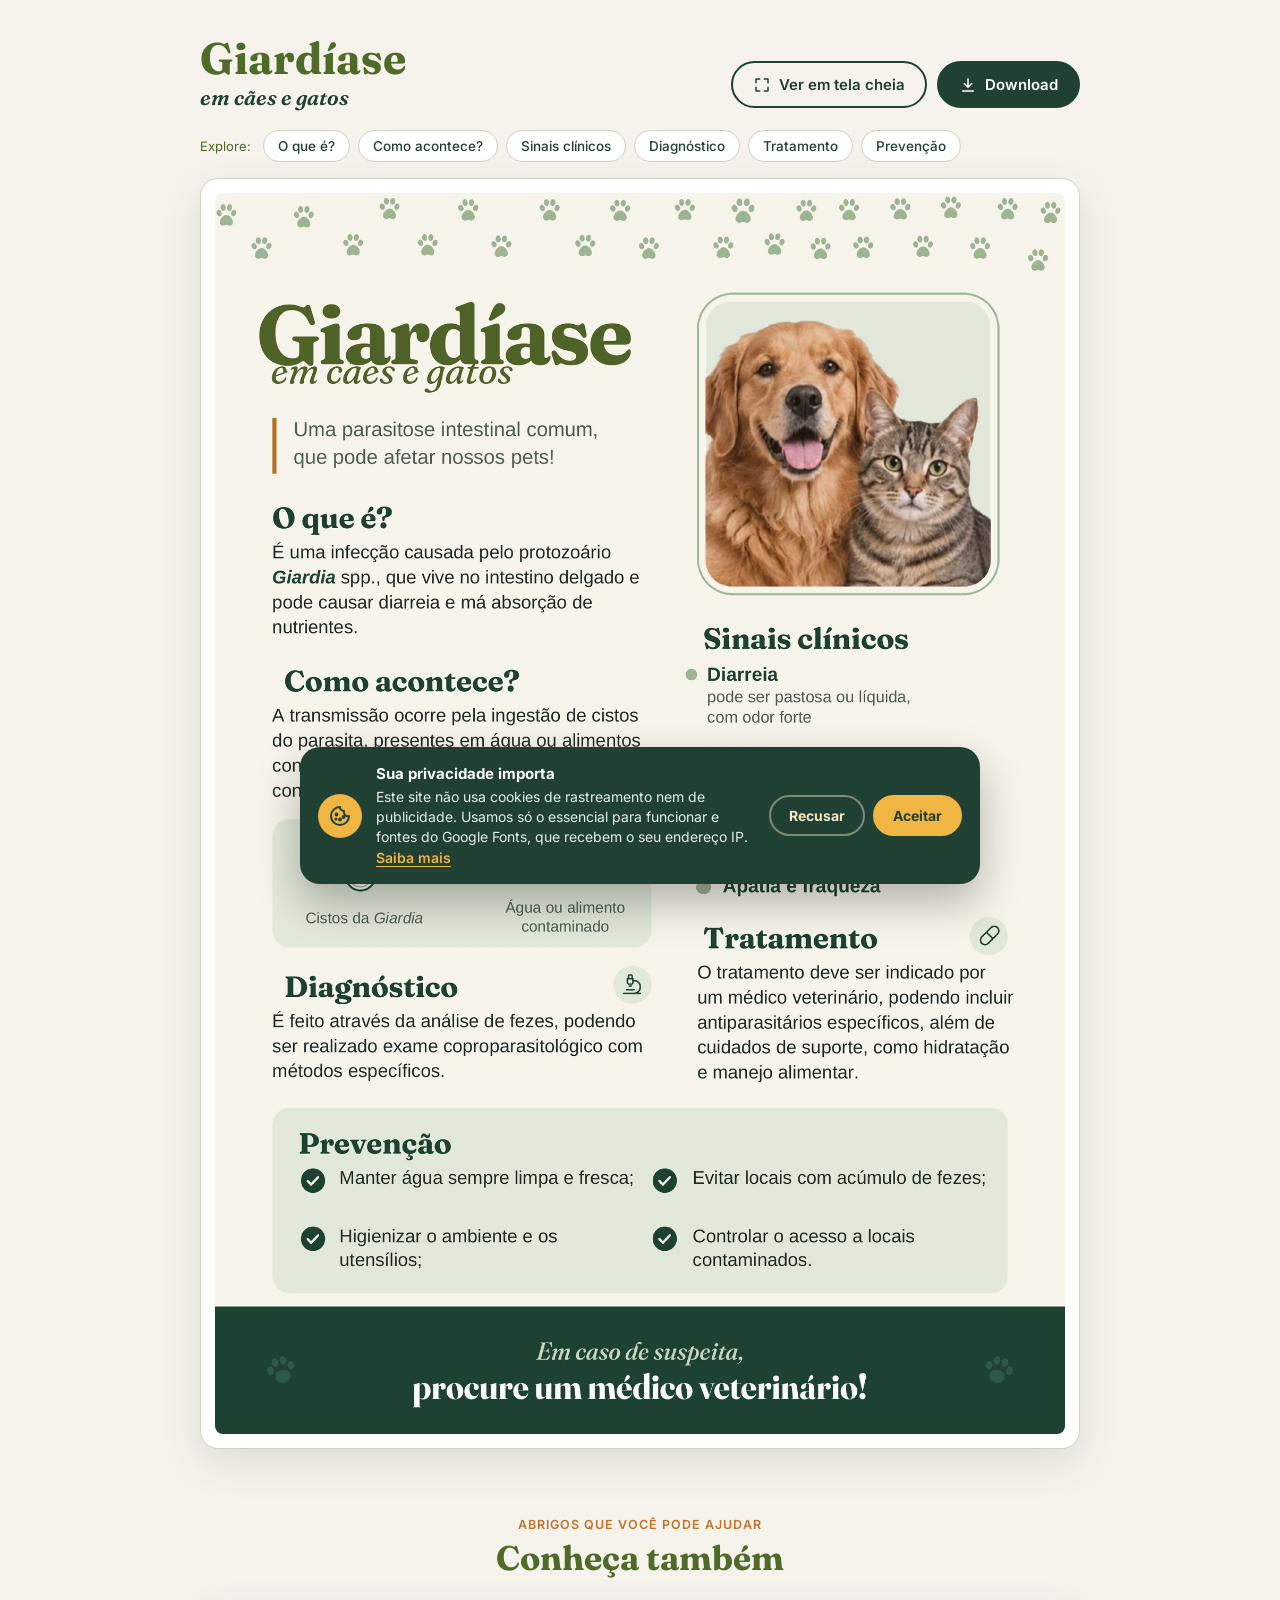
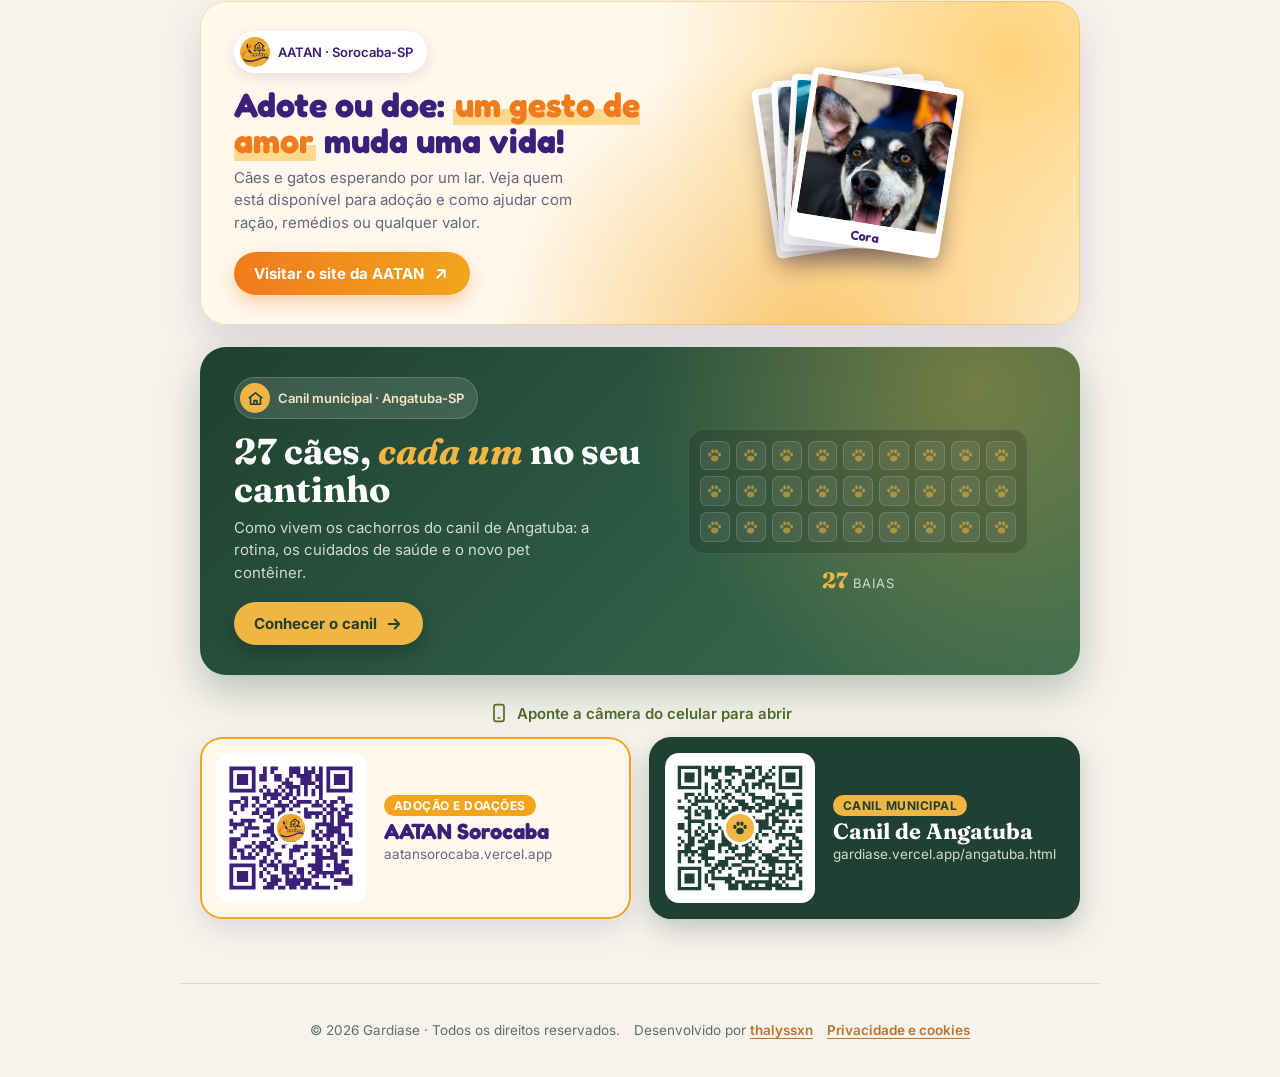
<file: index.html>
<!DOCTYPE html>
<html lang="pt-BR">
<head>
  <meta charset="utf-8">
  <meta name="viewport" content="width=device-width, initial-scale=1, viewport-fit=cover">
  <meta name="color-scheme" content="only light">
  <meta name="theme-color" content="#f6f3ec">
  <title>Giardíase em cães e gatos</title>
  <meta name="description" content="Folheto informativo sobre giardíase em cães e gatos: o que é, transmissão, diagnóstico, sinais clínicos, tratamento e prevenção.">
  <link rel="icon" href="data:image/svg+xml,<svg xmlns='http://www.w3.org/2000/svg' viewBox='0 0 100 100'><text y='.9em' font-size='90'>🐾</text></svg>">
  <!-- Fontes do Google: só carregam se a pessoa não tiver recusado no aviso de cookies (LGPD) -->
  <script>
    (function () {
      var recusou = false;
      try { recusou = localStorage.getItem('gardiase-cookies') === 'recusado'; } catch (e) {}
      var fontes = window.__gfonts = [
      'https://fonts.googleapis.com/css2?family=Fraunces:ital,opsz,wght@0,9..144,700;1,9..144,600&family=Inter:wght@400;500;600&display=swap',
      'https://fonts.googleapis.com/css2?family=Fredoka:wght@600;700&display=swap'
      ];
      if (recusou) return;
      fontes.forEach(function (href) {
        var l = document.createElement('link');
        l.rel = 'stylesheet'; l.href = href; l.setAttribute('data-gfont', '');
        document.head.appendChild(l);
      });
    })();
  </script>
  <link rel="stylesheet" href="lgpd.css">
  <link rel="stylesheet" href="style.css">
</head>
<body>

  <header>
    <h1 class="reveal" style="--d:0"><span class="t">Giardíase</span><small>em cães e gatos</small></h1>

    <div class="actions reveal" style="--d:1">
      <button id="btnFull" class="btn btn-outline" type="button">
        <svg viewBox="0 0 24 24" fill="none" stroke="currentColor" stroke-width="2" stroke-linecap="round" stroke-linejoin="round"><path d="M4 9V4h5M20 9V4h-5M4 15v5h5M20 15v5h-5"/></svg>
        Ver em tela cheia
      </button>
      <a class="btn btn-solid" href="giardiase-caes-e-gatos.pdf" download>
        <svg viewBox="0 0 24 24" fill="none" stroke="currentColor" stroke-width="2" stroke-linecap="round" stroke-linejoin="round"><path d="M12 4v11M7 10l5 5 5-5M5 20h14"/></svg>
        Download
      </a>
    </div>
  </header>

  <nav class="chips reveal" style="--d:2" aria-label="Seções do folheto">
    <span class="hint">Explore:</span>
    <button class="chip" data-target="sec-oque">O que é?</button>
    <button class="chip" data-target="sec-como">Como acontece?</button>
    <button class="chip" data-target="sec-sinais">Sinais clínicos</button>
    <button class="chip" data-target="sec-diag">Diagnóstico</button>
    <button class="chip" data-target="sec-trat">Tratamento</button>
    <button class="chip" data-target="sec-prev">Prevenção</button>
  </nav>

  <main>
    <div class="viewer reveal" style="--d:3" id="viewer">
      <div class="fs-bar">
        <button id="btnFit" type="button">Ajustar à tela</button>
        <button id="btnExit" type="button">Sair da tela cheia ✕</button>
      </div>

      <div class="sheet" id="sheet">
        <img src="folheto.jpg" width="1600" height="2336"
             alt="Folheto informativo sobre giardíase em cães e gatos: o que é, como acontece, diagnóstico, sinais clínicos, tratamento e prevenção.">

        <!-- Áreas de destaque (coordenadas em pixels da imagem 1600×2336) -->
        <div class="hot label-below" id="sec-titulo" data-label="Giardíase em cães e gatos" tabindex="0" style="--x:70;--y:190;--w:760;--h:345"></div>
        <div class="hot" id="sec-oque"   data-label="O que é?"        tabindex="0" style="--x:95;--y:572;--w:740;--h:275"></div>
        <div class="hot" id="sec-como"   data-label="Como acontece?"  tabindex="0" style="--x:95;--y:875;--w:740;--h:555"></div>
        <div class="hot" id="sec-diag"   data-label="Diagnóstico"     tabindex="0" style="--x:95;--y:1445;--w:740;--h:240"></div>
        <div class="hot label-below" id="sec-foto" data-label="Cães e gatos podem ser afetados" tabindex="0" style="--x:900;--y:180;--w:585;--h:585"></div>
        <div class="hot" id="sec-sinais" data-label="Sinais clínicos" tabindex="0" style="--x:875;--y:800;--w:630;--h:535"></div>
        <div class="hot" id="sec-trat"   data-label="Tratamento"      tabindex="0" style="--x:895;--y:1355;--w:615;--h:330"></div>
        <div class="hot" id="sec-prev"   data-label="Prevenção"       tabindex="0" style="--x:105;--y:1718;--w:1392;--h:358"></div>
        <div class="hot" id="sec-rodape" data-label="Importante!"     tabindex="0" style="--x:0;--y:2096;--w:1600;--h:240"></div>
      </div>
    </div>
  </main>

  <!-- ===== Banners: abrigos parceiros (não mexem no folheto) ===== -->
  <section class="parceiros" aria-labelledby="parc-tit">
    <div class="parc-head" data-reveal>
      <span class="parc-kicker">Abrigos que você pode ajudar</span>
      <h2 id="parc-tit">Conheça também</h2>
    </div>

    <div class="banners">
      <a class="banner b-aatan" data-reveal href="https://aatansorocaba.vercel.app/" target="_blank" rel="noopener">
        <span class="b-glow" aria-hidden="true"></span>
        <div class="b-text">
          <span class="b-tag"><img src="img/aatan/logo.jpg" alt="" width="34" height="34"> AATAN · Sorocaba-SP</span>
          <h3>Adote ou doe: <em>um gesto de amor</em> muda uma vida!</h3>
          <p>Cães e gatos esperando por um lar. Veja quem está disponível para adoção e como ajudar com ração, remédios ou qualquer valor.</p>
          <span class="b-cta">Visitar o site da AATAN
            <svg viewBox="0 0 24 24" fill="none" stroke="currentColor" stroke-width="2.4" stroke-linecap="round" stroke-linejoin="round"><path d="M7 17 17 7M8 7h9v9"/></svg>
          </span>
        </div>
        <div class="b-art polaroids" aria-hidden="true">
          <figure style="--i:0"><img src="img/aatan/scott.jpg" alt="" loading="lazy"><figcaption>Scott</figcaption></figure>
          <figure style="--i:1"><img src="img/aatan/sofia.jpg" alt="" loading="lazy"><figcaption>Sofia</figcaption></figure>
          <figure style="--i:2"><img src="img/aatan/chokito.jpg" alt="" loading="lazy"><figcaption>Chokito</figcaption></figure>
          <figure style="--i:3"><img src="img/aatan/cora.jpg" alt="" loading="lazy"><figcaption>Cora</figcaption></figure>
          <img class="pol-logo" src="img/aatan/logo.jpg" alt="" width="70" height="70">
        </div>
      </a>

      <a class="banner b-ang" data-reveal href="angatuba.html">
        <span class="b-glow" aria-hidden="true"></span>
        <div class="b-text">
          <span class="b-tag"><span class="b-ico">
            <svg viewBox="0 0 24 24" fill="none" stroke="currentColor" stroke-width="2.2" stroke-linecap="round" stroke-linejoin="round"><path d="M3 11 12 4l9 7M5 10v10h14V10M10 20v-5h4v5"/></svg>
          </span> Canil municipal · Angatuba-SP</span>
          <h3>27 cães, <em>cada um</em> no seu cantinho</h3>
          <p>Como vivem os cachorros do canil de Angatuba: a rotina, os cuidados de saúde e o novo pet contêiner.</p>
          <span class="b-cta">Conhecer o canil
            <svg viewBox="0 0 24 24" fill="none" stroke="currentColor" stroke-width="2.4" stroke-linecap="round" stroke-linejoin="round"><path d="M5 12h14M13 6l6 6-6 6"/></svg>
          </span>
        </div>
        <div class="b-art kennels" aria-hidden="true">
          <div class="k-grid" id="kGrid"></div>
          <span class="k-count"><b>27</b> baias</span>
        </div>
      </a>
    </div>

    <!-- QR codes (para quem vê o site num telão ou em outra tela) -->
    <div class="qr-row" data-reveal>
      <p class="qr-hint">
        <svg viewBox="0 0 24 24" fill="none" stroke="currentColor" stroke-width="2" stroke-linecap="round" stroke-linejoin="round"><rect x="6" y="2" width="12" height="20" rx="2.5"/><path d="M11 18h2"/></svg>
        Aponte a câmera do celular para abrir
      </p>
      <div class="qr-cards">
        <a class="qr-card qr-aatan" href="https://aatansorocaba.vercel.app/" target="_blank" rel="noopener">
          <span class="qr-img">
            <img src="img/qr/aatan.svg" alt="QR code do site da AATAN Sorocaba" width="370" height="370">
            <img class="qr-logo" src="img/aatan/logo.jpg" alt="" width="60" height="60">
          </span>
          <span class="qr-txt">
            <span class="qr-tag">Adoção e doações</span>
            <b>AATAN Sorocaba</b>
            <small>aatansorocaba.vercel.app</small>
          </span>
        </a>
        <a class="qr-card qr-ang" href="angatuba.html">
          <span class="qr-img">
            <img src="img/qr/angatuba.svg" alt="QR code da página do canil municipal de Angatuba" width="410" height="410">
            <span class="qr-logo qr-paw"><svg viewBox="0 0 24 24" fill="currentColor"><ellipse cx="12" cy="16" rx="5" ry="4.2"/><ellipse cx="5.2" cy="10.5" rx="2.2" ry="2.8"/><ellipse cx="9.4" cy="6.2" rx="2.2" ry="2.9"/><ellipse cx="14.6" cy="6.2" rx="2.2" ry="2.9"/><ellipse cx="18.8" cy="10.5" rx="2.2" ry="2.8"/></svg></span>
          </span>
          <span class="qr-txt">
            <span class="qr-tag">Canil municipal</span>
            <b>Canil de Angatuba</b>
            <small>gardiase.vercel.app/angatuba.html</small>
          </span>
        </a>
      </div>
    </div>
  </section>

  <footer class="site-footer">
    <p class="credits">
      <span>© <span data-year>2026</span> Gardiase · Todos os direitos reservados.</span>
      <span>Desenvolvido por <a href="https://github.com/thalyssxn" target="_blank" rel="noopener">thalyssxn</a></span>
      <button class="lgpd-open" type="button">Privacidade e cookies</button>
    </p>
  </footer>

  <script>
    const reduceMotion = matchMedia('(prefers-reduced-motion: reduce)').matches;
    const viewer = document.getElementById('viewer');
    const hots = [...document.querySelectorAll('.hot')];
    const chips = [...document.querySelectorAll('.chip')];

    /* ---------- Destaque das seções ---------- */
    function setActive(id) {
      hots.forEach(h => h.classList.toggle('active', h.id === id));
      chips.forEach(c => c.classList.toggle('active', c.dataset.target === id));
    }

    chips.forEach(chip => {
      chip.addEventListener('pointerenter', e => { if (e.pointerType === 'mouse') setActive(chip.dataset.target); });
      chip.addEventListener('pointerleave', e => { if (e.pointerType === 'mouse') setActive(null); });
      chip.addEventListener('click', () => {
        const target = document.getElementById(chip.dataset.target);
        setActive(chip.dataset.target);
        target.scrollIntoView({ behavior: reduceMotion ? 'auto' : 'smooth', block: 'center' });
        target.classList.remove('pulse');
        void target.offsetWidth;            // reinicia a animação
        target.classList.add('pulse');
        setTimeout(() => setActive(null), 2200);
      });
    });

    hots.forEach(h => {
      h.addEventListener('pointerenter', e => { if (e.pointerType === 'mouse') chips.forEach(c => c.classList.toggle('active', c.dataset.target === h.id)); });
      h.addEventListener('pointerleave', e => { if (e.pointerType === 'mouse') chips.forEach(c => c.classList.remove('active')); });
      // toque no celular: liga/desliga o destaque
      h.addEventListener('click', () => setActive(h.classList.contains('active') ? null : h.id));
    });
    document.addEventListener('click', e => { if (!e.target.closest('.hot, .chip')) setActive(null); });

    /* ---------- Efeitos de "hover" também no toque (celular) ---------- */
    document.querySelectorAll('.btn, .chip, h1').forEach(el => {
      let t;
      el.addEventListener('pointerdown', e => {
        if (e.pointerType === 'mouse') return;
        el.classList.remove('hov'); void el.offsetWidth;
        el.classList.add('hov');
        clearTimeout(t);
        t = setTimeout(() => el.classList.remove('hov'), el.tagName === 'H1' ? 1400 : 800);
      });
    });

    /* ---------- Tela cheia ---------- */
    function enterFull() {
      viewer.classList.add('full');
      viewer.scrollTop = 0;
      document.body.style.overflow = 'hidden';
      try {
        const p = viewer.requestFullscreen && viewer.requestFullscreen();
        if (p && p.catch) p.catch(() => {});
      } catch (e) {}
    }
    function exitFull() {
      viewer.classList.remove('full', 'fit');
      document.body.style.overflow = '';
      document.getElementById('btnFit').textContent = 'Ajustar à tela';
      try { if (document.fullscreenElement) document.exitFullscreen().catch(() => {}); } catch (e) {}
    }
    document.getElementById('btnFull').addEventListener('click', enterFull);
    document.getElementById('btnExit').addEventListener('click', exitFull);
    document.getElementById('btnFit').addEventListener('click', e => {
      const fit = viewer.classList.toggle('fit');
      e.currentTarget.textContent = fit ? 'Largura total' : 'Ajustar à tela';
    });
    document.addEventListener('fullscreenchange', () => { if (!document.fullscreenElement) exitFull(); });
    document.addEventListener('keydown', e => { if (e.key === 'Escape' && viewer.classList.contains('full')) exitFull(); });

    /* ---------- Ondinha nos botões ---------- */
    document.querySelectorAll('.btn').forEach(btn => {
      btn.addEventListener('click', e => {
        const r = btn.getBoundingClientRect();
        const size = Math.max(r.width, r.height);
        const s = document.createElement('span');
        s.className = 'ripple';
        s.style.width = s.style.height = size + 'px';
        s.style.left = (e.clientX - r.left - size / 2) + 'px';
        s.style.top = (e.clientY - r.top - size / 2) + 'px';
        btn.appendChild(s);
        setTimeout(() => s.remove(), 650);
      });
    });

    /* ---------- Rastro de patinhas (mouse no PC, dedo no celular) ---------- */
    const pawSVG = '<svg viewBox="0 0 24 24" fill="currentColor"><ellipse cx="12" cy="16" rx="5" ry="4.2"/><ellipse cx="5.2" cy="10.5" rx="2.2" ry="2.8"/><ellipse cx="9.4" cy="6.2" rx="2.2" ry="2.9"/><ellipse cx="14.6" cy="6.2" rx="2.2" ry="2.9"/><ellipse cx="18.8" cy="10.5" rx="2.2" ry="2.8"/></svg>';
    let lastX = null, lastY = null, side = 1;

    function dropPaw(x, y, angle, touch) {
      const off = (touch ? 9 : 7) * side; side *= -1;   // alterna esquerda/direita como pegadas de verdade
      const paw = document.createElement('span');
      paw.className = 'paw' + (touch ? ' touch' : '') + (viewer.classList.contains('full') ? ' on-dark' : '');
      paw.innerHTML = pawSVG;
      paw.style.left = (x + Math.cos(angle + Math.PI / 2) * off) + 'px';
      paw.style.top  = (y + Math.sin(angle + Math.PI / 2) * off) + 'px';
      paw.style.transform = `rotate(${angle * 180 / Math.PI + 90}deg)`;
      (document.fullscreenElement || document.body).appendChild(paw);
      setTimeout(() => paw.remove(), 1150);
    }

    function trail(x, y, step, touch) {
      if (lastX === null) { lastX = x; lastY = y; return; }
      const dx = x - lastX, dy = y - lastY;
      if (Math.hypot(dx, dy) < step) return;
      dropPaw(x, y, Math.atan2(dy, dx), touch);
      lastX = x; lastY = y;
    }

    // PC: segue o mouse
    document.addEventListener('mousemove', e => {
      if (e.sourceCapabilities && e.sourceCapabilities.firesTouchEvents) return; // ignora mouse "simulado" pelo toque
      trail(e.clientX, e.clientY, 46, false);
    });

    // Celular: segue o dedo (inclusive enquanto rola a página)
    document.addEventListener('touchstart', e => {
      const t = e.touches[0];
      lastX = t.clientX; lastY = t.clientY;
      dropPaw(t.clientX, t.clientY, -Math.PI / 2, true);   // pegadinha no ponto do toque
    }, { passive: true });
    document.addEventListener('touchmove', e => {
      const t = e.touches[0];
      trail(t.clientX, t.clientY, 34, true);
    }, { passive: true });
    document.addEventListener('touchend', () => { lastX = lastY = null; }, { passive: true });

    /* ---------- Banners dos abrigos ---------- */
    // 27 baias em miniatura no banner de Angatuba
    const kGrid = document.getElementById('kGrid');
    for (let i = 0; i < 27; i++) {
      const c = document.createElement('span');
      c.className = 'k-cell';
      c.style.setProperty('--i', i);
      c.innerHTML = pawSVG;
      kGrid.appendChild(c);
    }

    // aparecem ao rolar até eles
    const io = new IntersectionObserver(entries => entries.forEach(en => {
      if (!en.isIntersecting) return;
      const el = en.target;
      el.classList.add('in');
      io.unobserve(el);
      // celular (sem mouse): o banner "brinca" sozinho quando aparece na tela
      if (el.classList.contains('banner') && !matchMedia('(hover: hover)').matches) {
        setTimeout(() => el.classList.add('hov'), 500);
        setTimeout(() => el.classList.remove('hov'), 2600);
      }
    }), { threshold: .35 });
    document.querySelectorAll('[data-reveal]').forEach(el => io.observe(el));

    // inclinação 3D + brilho que segue o mouse
    document.querySelectorAll('.banner').forEach(b => {
      b.addEventListener('pointermove', e => {
        if (e.pointerType !== 'mouse') return;
        const r = b.getBoundingClientRect();
        const px = (e.clientX - r.left) / r.width, py = (e.clientY - r.top) / r.height;
        b.style.setProperty('--mx', (px * 100) + '%');
        b.style.setProperty('--my', (py * 100) + '%');
        if (!reduceMotion) {
          b.style.setProperty('--ry', ((px - .5) * 7) + 'deg');
          b.style.setProperty('--rx', ((.5 - py) * 7) + 'deg');
        }
      });
      b.addEventListener('pointerleave', () => {
        b.style.setProperty('--rx', '0deg');
        b.style.setProperty('--ry', '0deg');
      });
      // no celular: o toque mostra a animação antes de abrir
      let t;
      b.addEventListener('pointerdown', e => {
        if (e.pointerType === 'mouse') return;
        const r = b.getBoundingClientRect();
        b.style.setProperty('--mx', ((e.clientX - r.left) / r.width * 100) + '%');
        b.style.setProperty('--my', ((e.clientY - r.top) / r.height * 100) + '%');
        b.classList.add('hov');
        clearTimeout(t);
        t = setTimeout(() => b.classList.remove('hov'), 1600);
      });
    });

  </script>
  <script src="lgpd.js"></script>
</body>
</html>
</file>
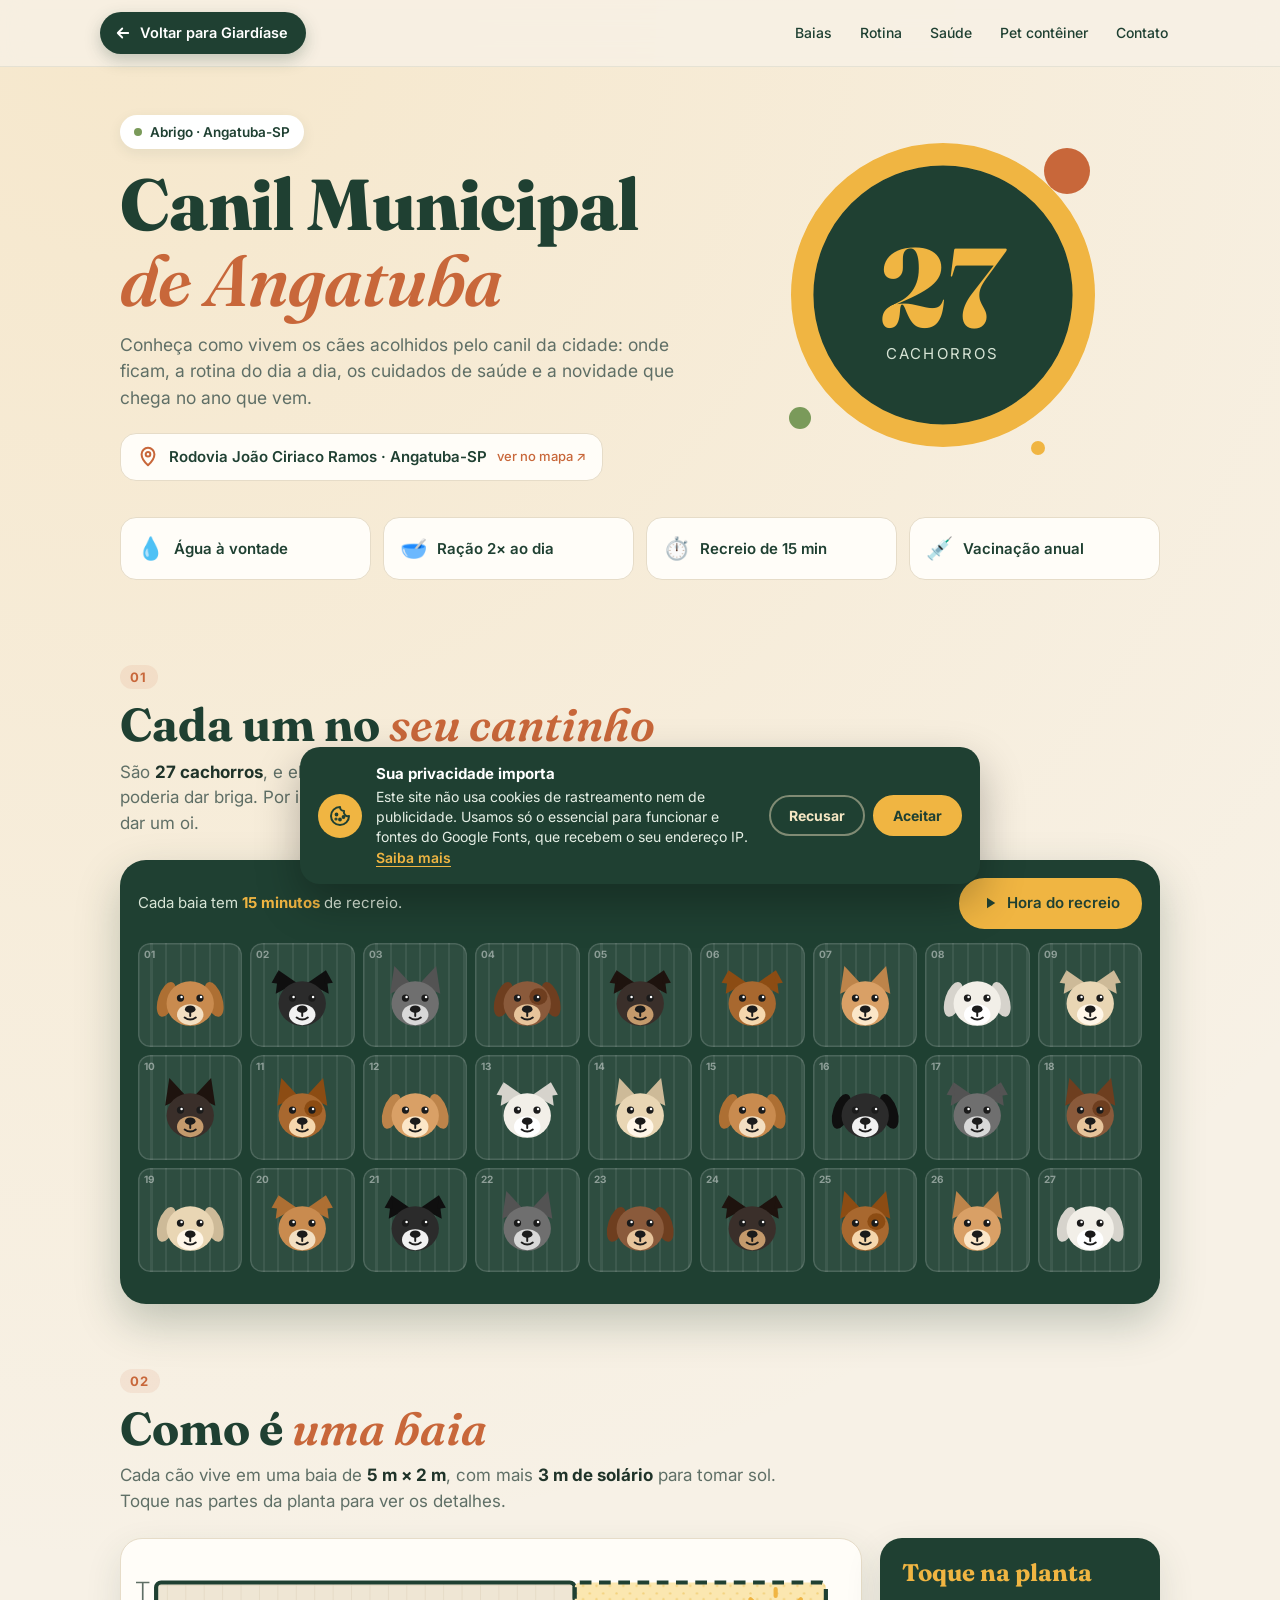
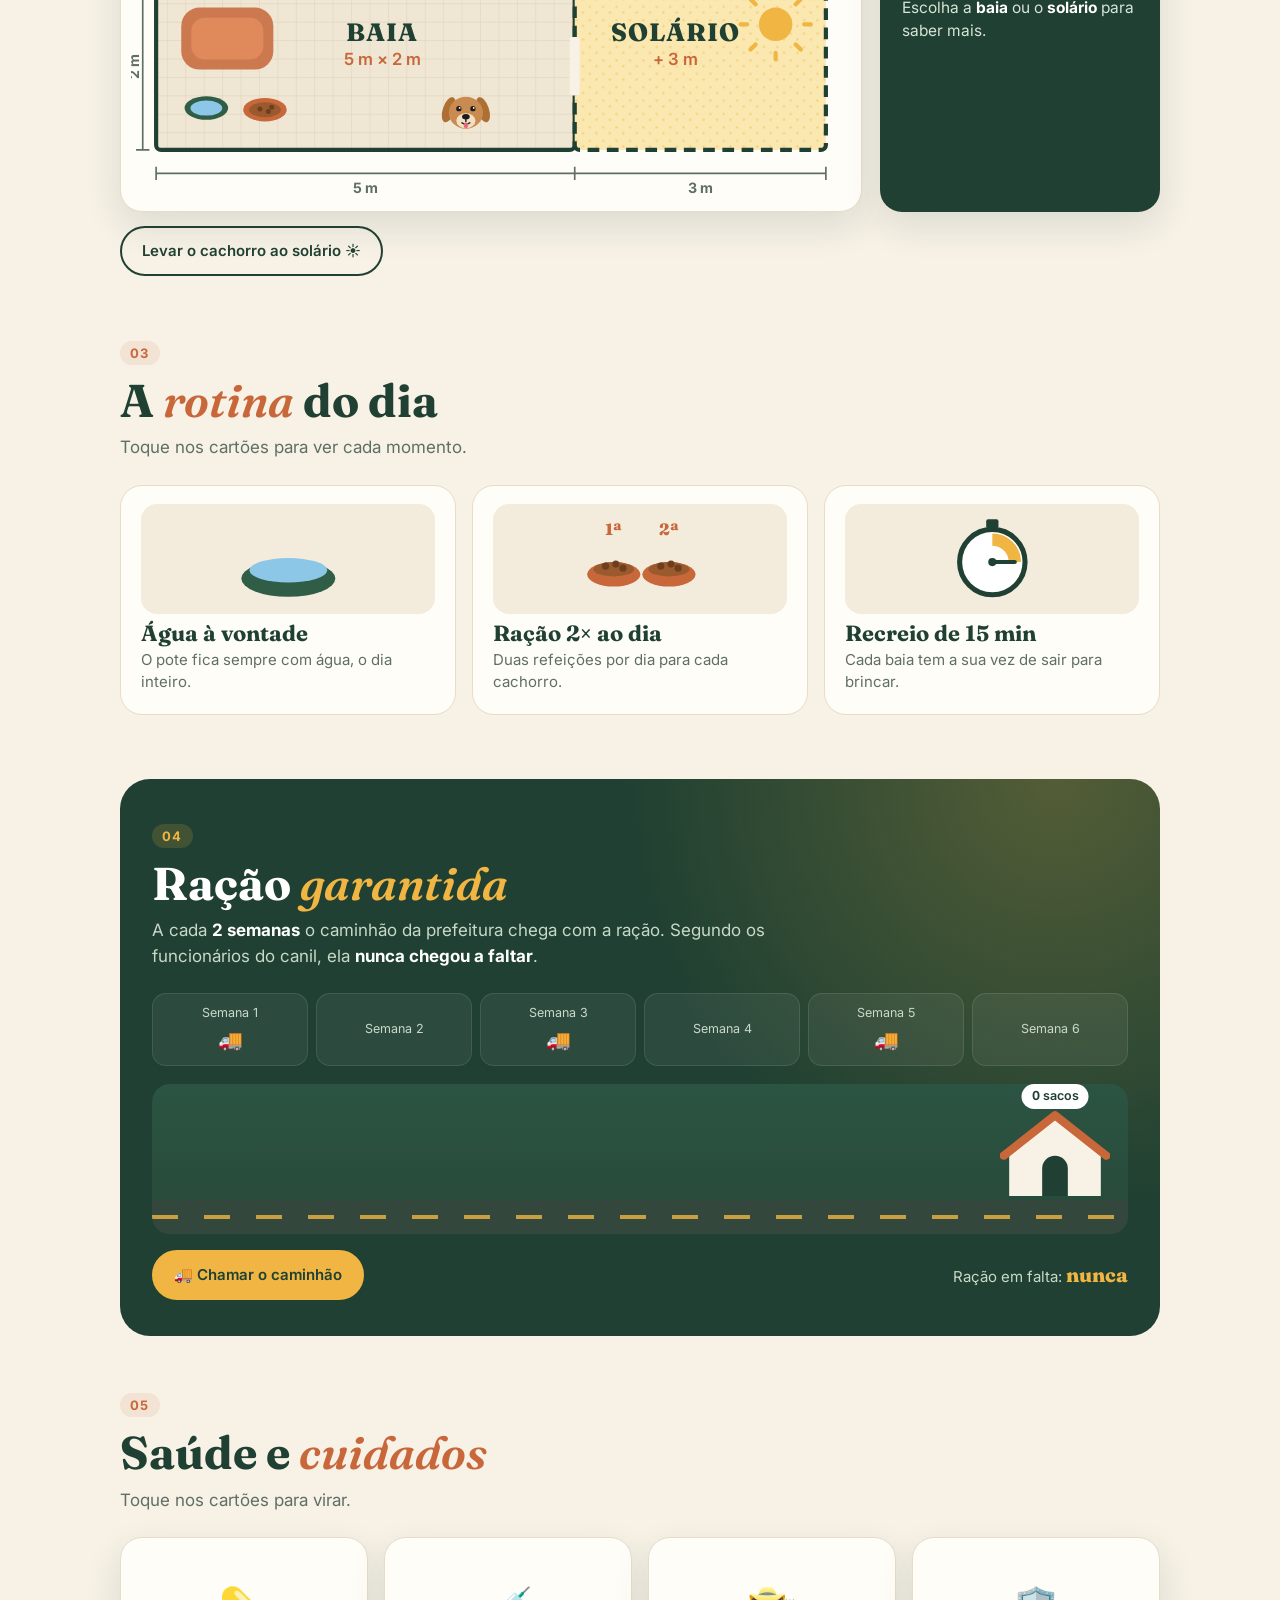
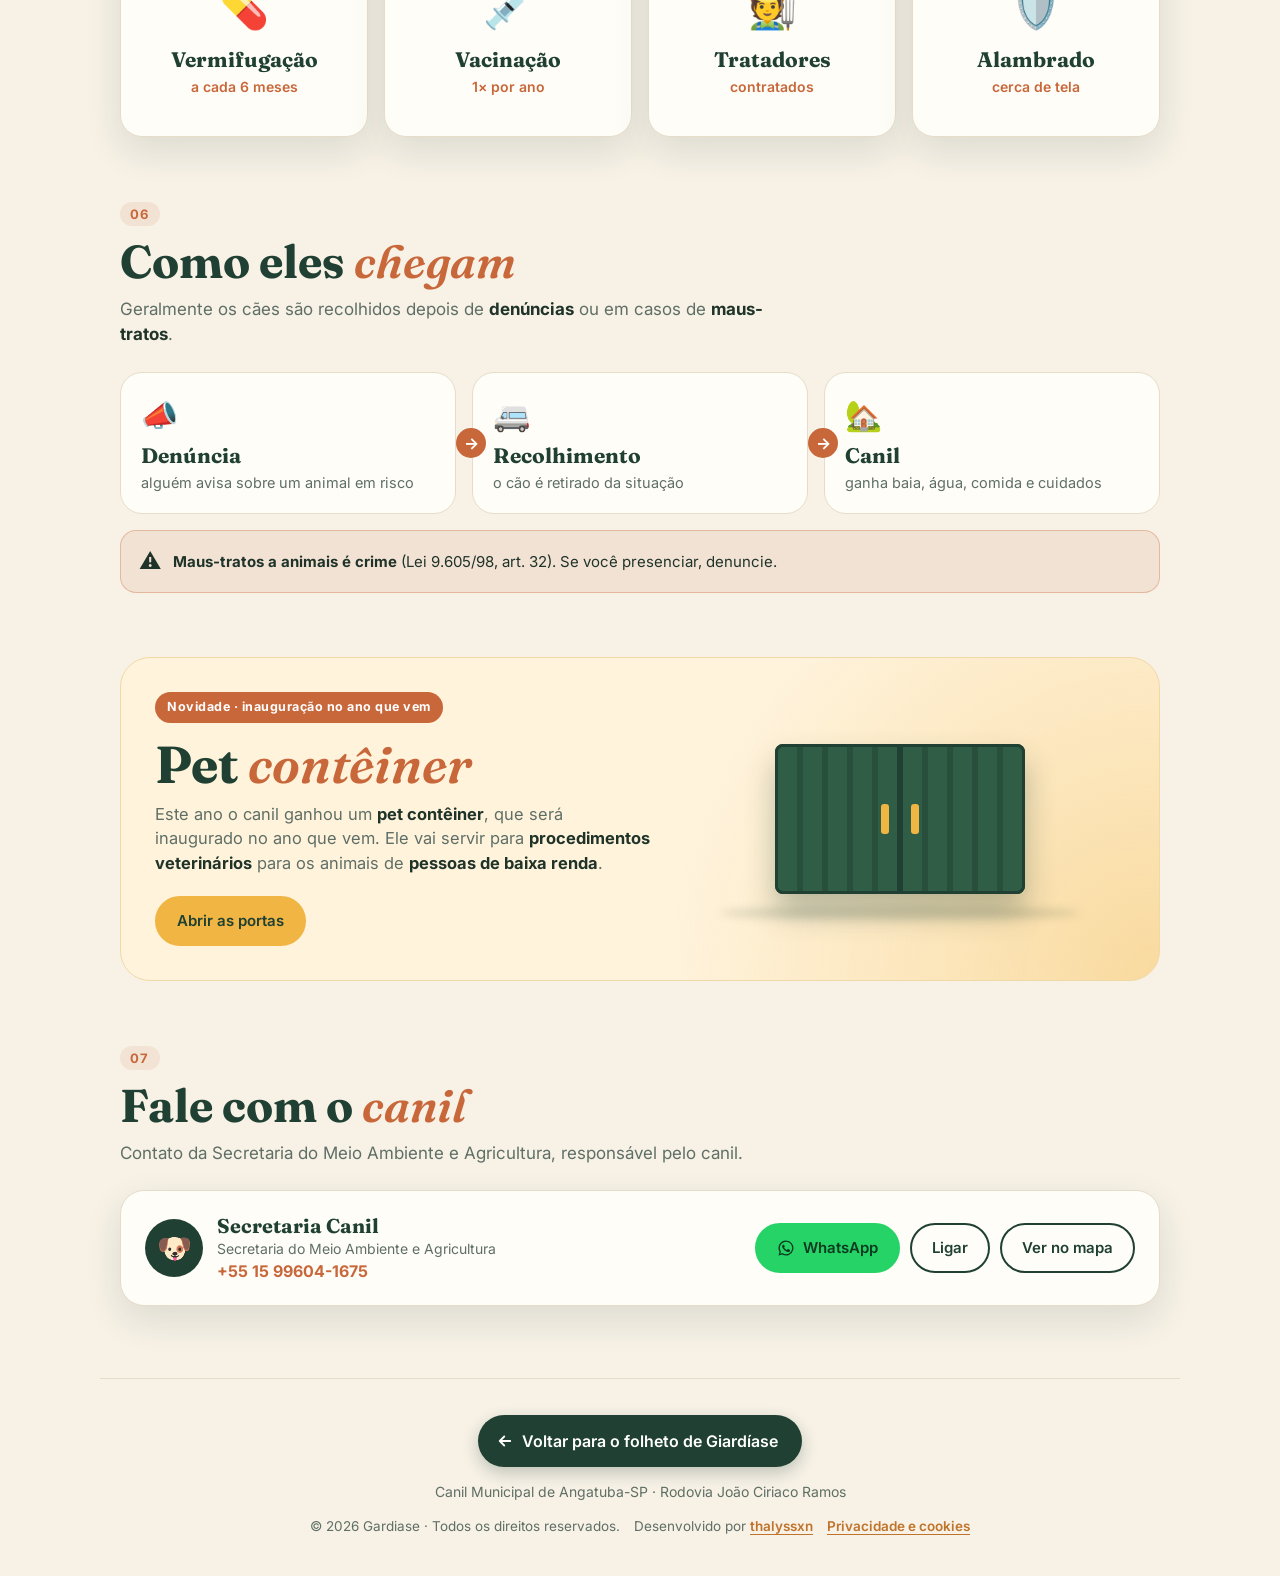
<file: angatuba.html>
<!DOCTYPE html>
<html lang="pt-BR">
<head>
  <meta charset="utf-8">
  <meta name="viewport" content="width=device-width, initial-scale=1, viewport-fit=cover">
  <meta name="color-scheme" content="only light">
  <meta name="theme-color" content="#1f4032">
  <title>Canil Municipal de Angatuba-SP</title>
  <meta name="description" content="Conheça o canil municipal de Angatuba-SP: 27 cachorros, rotina, cuidados de saúde e o novo pet contêiner.">
  <link rel="icon" href="data:image/svg+xml,<svg xmlns='http://www.w3.org/2000/svg' viewBox='0 0 100 100'><text y='.9em' font-size='90'>🐾</text></svg>">
  <!-- Fontes do Google: só carregam se a pessoa não tiver recusado no aviso de cookies (LGPD) -->
  <script>
    (function () {
      var recusou = false;
      try { recusou = localStorage.getItem('gardiase-cookies') === 'recusado'; } catch (e) {}
      var fontes = window.__gfonts = [
      'https://fonts.googleapis.com/css2?family=Fraunces:ital,opsz,wght@0,9..144,700;0,9..144,800;1,9..144,600&family=Inter:wght@400;500;600;700&display=swap'
      ];
      if (recusou) return;
      fontes.forEach(function (href) {
        var l = document.createElement('link');
        l.rel = 'stylesheet'; l.href = href; l.setAttribute('data-gfont', '');
        document.head.appendChild(l);
      });
    })();
  </script>
  <link rel="stylesheet" href="lgpd.css">
  <link rel="stylesheet" href="angatuba.css">
</head>
<body>

  <!-- ===== Barra de cima com o botão de voltar ===== -->
  <nav class="topbar">
    <a class="back" href="index.html">
      <svg viewBox="0 0 24 24" fill="none" stroke="currentColor" stroke-width="2.4" stroke-linecap="round" stroke-linejoin="round"><path d="M19 12H5M11 18l-6-6 6-6"/></svg>
      <span>Voltar para Giardíase</span>
    </a>
    <div class="toplinks">
      <a href="#baias">Baias</a>
      <a href="#rotina">Rotina</a>
      <a href="#saude">Saúde</a>
      <a href="#container">Pet contêiner</a>
      <a href="#contato">Contato</a>
    </div>
  </nav>

  <!-- ===== Abertura ===== -->
  <header class="hero">
    <div class="hero-text">
      <span class="kicker"><span class="dot"></span> Abrigo · Angatuba-SP</span>
      <h1>Canil Municipal <em>de Angatuba</em></h1>
      <p class="lead">Conheça como vivem os cães acolhidos pelo canil da cidade: onde ficam, a rotina do dia a dia, os cuidados de saúde e a novidade que chega no ano que vem.</p>
      <a class="addr" href="https://www.google.com/maps/search/?api=1&query=Rodovia+Jo%C3%A3o+Ciriaco+Ramos%2C+Angatuba+-+SP" target="_blank" rel="noopener">
        <svg viewBox="0 0 24 24" fill="none" stroke="currentColor" stroke-width="2.2" stroke-linecap="round" stroke-linejoin="round"><path d="M12 21s7-6.2 7-12a7 7 0 1 0-14 0c0 5.8 7 12 7 12z"/><circle cx="12" cy="9" r="2.5"/></svg>
        Rodovia João Ciriaco Ramos · Angatuba-SP
        <span class="addr-go">ver no mapa ↗</span>
      </a>
    </div>

    <div class="hero-stat" aria-label="27 cachorros vivem no canil">
      <div class="ring">
        <svg viewBox="0 0 200 200" aria-hidden="true">
          <circle class="ring-bg" cx="100" cy="100" r="88"/>
          <circle class="ring-fg" id="ringFg" cx="100" cy="100" r="88"/>
        </svg>
        <div class="ring-in">
          <b class="num" data-count="27">0</b>
          <span>cachorros</span>
        </div>
        <span class="orb o1"></span><span class="orb o2"></span><span class="orb o3"></span>
      </div>
    </div>

    <ul class="facts">
      <li><span class="f-ico">💧</span> Água à vontade</li>
      <li><span class="f-ico">🥣</span> Ração 2× ao dia</li>
      <li><span class="f-ico">⏱️</span> Recreio de 15 min</li>
      <li><span class="f-ico">💉</span> Vacinação anual</li>
    </ul>
  </header>

  <main>

    <!-- ===== 27 baias ===== -->
    <section id="baias" class="sec" data-reveal>
      <div class="sec-head">
        <span class="sec-num">01</span>
        <h2>Cada um no <em>seu cantinho</em></h2>
        <p>São <b>27 cachorros</b>, e eles <b>não vivem juntos</b>: se ficassem no mesmo espaço, poderia dar briga. Por isso cada um tem a sua baia. Toque em um cachorro para dar um oi.</p>
      </div>

      <div class="kennel-box">
        <div class="kennel-bar">
          <div class="k-status" id="kStatus" aria-live="polite">Cada baia tem <b>15 minutos</b> de recreio.</div>
          <button class="pill-btn" id="btnRecreio" type="button">
            <svg viewBox="0 0 24 24" fill="currentColor"><path d="M8 5v14l11-7z"/></svg>
            <span>Hora do recreio</span>
          </button>
        </div>
        <div class="kennels" id="kennels"></div>
        <div class="yard" id="yard" aria-hidden="true">
          <span class="yard-label">Recreio</span>
          <div class="yard-dog" id="yardDog"></div>
          <div class="yard-timer"><span id="yardTime">15:00</span><i id="yardBar"></i></div>
        </div>
      </div>
    </section>

    <!-- ===== Planta da baia ===== -->
    <section id="planta" class="sec" data-reveal>
      <div class="sec-head">
        <span class="sec-num">02</span>
        <h2>Como é <em>uma baia</em></h2>
        <p>Cada cão vive em uma baia de <b>5 m × 2 m</b>, com mais <b>3 m de solário</b> para tomar sol. Toque nas partes da planta para ver os detalhes.</p>
      </div>

      <div class="plan-wrap">
        <svg class="plan" id="plan" viewBox="0 0 860 300" role="img" aria-label="Planta da baia: 5 metros por 2 metros, mais 3 metros de solário">
          <defs>
            <pattern id="floor" width="22" height="22" patternUnits="userSpaceOnUse">
              <rect width="22" height="22" fill="#efe6d4"/>
              <path d="M0 22h22M22 0v22" stroke="#e2d6bf" stroke-width="1.5"/>
            </pattern>
            <pattern id="grass" width="16" height="16" patternUnits="userSpaceOnUse">
              <rect width="16" height="16" fill="#fbe7b0"/>
              <circle cx="4" cy="5" r="1.4" fill="#f3d27e"/>
              <circle cx="12" cy="12" r="1.4" fill="#f3d27e"/>
            </pattern>
          </defs>

          <!-- baia -->
          <g class="zone" id="zBaia" data-info="baia" tabindex="0">
            <rect x="30" y="40" width="500" height="200" rx="6" fill="url(#floor)" stroke="#1f4032" stroke-width="5"/>
            <!-- caminha -->
            <rect x="60" y="70" width="110" height="74" rx="22" fill="#c8673a" opacity=".85"/>
            <rect x="72" y="82" width="86" height="50" rx="16" fill="#e08a5c"/>
            <!-- potes -->
            <g transform="translate(90 190)">
              <ellipse rx="26" ry="14" fill="#2f5d46"/><ellipse rx="19" ry="9" fill="#8cc7e8"/>
            </g>
            <g transform="translate(160 192)">
              <ellipse rx="26" ry="14" fill="#c8673a"/><ellipse rx="19" ry="9" fill="#9a5a2e"/>
              <circle cx="-6" cy="-1" r="3" fill="#6d3f1f"/><circle cx="4" cy="2" r="3" fill="#6d3f1f"/><circle cx="8" cy="-3" r="3" fill="#6d3f1f"/>
            </g>
            <text x="300" y="110" class="z-title">BAIA</text>
            <text x="300" y="138" class="z-sub">5 m × 2 m</text>
          </g>

          <!-- solário -->
          <g class="zone" id="zSol" data-info="sol" tabindex="0">
            <rect x="530" y="40" width="300" height="200" rx="6" fill="url(#grass)" stroke="#1f4032" stroke-width="5" stroke-dasharray="14 9"/>
            <g class="sun-ico" transform="translate(770 90)">
              <circle r="20" fill="#f0b542"/>
              <g stroke="#f0b542" stroke-width="5" stroke-linecap="round">
                <path d="M0-34v-8M0 34v8M-34 0h-8M34 0h8M24-24l6-6M-24 24l-6 6M24 24l6 6M-24-24l-6-6"/>
              </g>
            </g>
            <text x="650" y="110" class="z-title">SOLÁRIO</text>
            <text x="650" y="138" class="z-sub">+ 3 m</text>
          </g>

          <!-- grade/abertura entre baia e solário -->
          <rect x="524" y="105" width="12" height="70" rx="3" fill="#f7f1e6"/>

          <!-- cachorro que passeia pela planta -->
          <g id="planDog" class="plan-dog" style="transform: translate(400px, 192px)"></g>

          <!-- cotas -->
          <g class="dims">
            <path d="M30 268h500M30 260v16M530 260v16" />
            <text x="280" y="292">5 m</text>
            <path d="M530 268h300M830 260v16" />
            <text x="680" y="292">3 m</text>
            <path d="M14 40v200M6 40h16M6 240h16" />
            <text x="-140" y="10" transform="rotate(-90)">2 m</text>
          </g>
        </svg>

        <aside class="plan-info" id="planInfo" aria-live="polite">
          <h3>Toque na planta</h3>
          <p>Escolha a <b>baia</b> ou o <b>solário</b> para saber mais.</p>
        </aside>
      </div>

      <div class="plan-actions">
        <button class="pill-btn ghost" id="btnPlanDog" type="button">Levar o cachorro ao solário ☀️</button>
      </div>
    </section>

    <!-- ===== Rotina ===== -->
    <section id="rotina" class="sec" data-reveal>
      <div class="sec-head">
        <span class="sec-num">03</span>
        <h2>A <em>rotina</em> do dia</h2>
        <p>Toque nos cartões para ver cada momento.</p>
      </div>

      <div class="routine">
        <button class="r-card r-water" type="button">
          <div class="r-art" aria-hidden="true">
            <svg viewBox="0 0 120 90">
              <ellipse cx="60" cy="64" rx="46" ry="18" fill="#2f5d46"/>
              <ellipse cx="60" cy="56" rx="38" ry="12" fill="#8cc7e8" class="water"/>
              <path class="drop" d="M60 6c6 10 10 15 10 21a10 10 0 0 1-20 0c0-6 4-11 10-21z" fill="#5fa8d3"/>
            </svg>
          </div>
          <h3>Água à vontade</h3>
          <p>O pote fica sempre com água, o dia inteiro.</p>
        </button>

        <button class="r-card r-food" type="button">
          <div class="r-art" aria-hidden="true">
            <svg viewBox="0 0 120 90">
              <g transform="translate(34 60)">
                <ellipse rx="26" ry="12" fill="#c8673a"/><ellipse cy="-5" rx="20" ry="7" fill="#9a5a2e"/>
                <g class="kib k1"><circle cx="-8" cy="-8" r="3.5"/><circle cx="2" cy="-10" r="3.5"/><circle cx="9" cy="-6" r="3.5"/></g>
              </g>
              <g transform="translate(88 60)">
                <ellipse rx="26" ry="12" fill="#c8673a"/><ellipse cy="-5" rx="20" ry="7" fill="#9a5a2e"/>
                <g class="kib k2"><circle cx="-8" cy="-8" r="3.5"/><circle cx="2" cy="-10" r="3.5"/><circle cx="9" cy="-6" r="3.5"/></g>
              </g>
              <text x="34" y="22" class="r-n">1ª</text>
              <text x="88" y="22" class="r-n">2ª</text>
            </svg>
          </div>
          <h3>Ração 2× ao dia</h3>
          <p>Duas refeições por dia para cada cachorro.</p>
        </button>

        <button class="r-card r-play" type="button">
          <div class="r-art" aria-hidden="true">
            <svg viewBox="0 0 120 90">
              <circle cx="60" cy="48" r="32" fill="#fff" stroke="#1f4032" stroke-width="5"/>
              <rect x="54" y="6" width="12" height="9" rx="2" fill="#1f4032"/>
              <circle class="clock-arc" cx="60" cy="48" r="22" fill="none" stroke="#f0b542" stroke-width="12" pathLength="100" stroke-dasharray="25 100" transform="rotate(-90 60 48)"/>
              <path class="hand" d="M60 48V26" stroke="#1f4032" stroke-width="4" stroke-linecap="round"/>
              <circle cx="60" cy="48" r="4" fill="#1f4032"/>
            </svg>
          </div>
          <h3>Recreio de 15 min</h3>
          <p>Cada baia tem a sua vez de sair para brincar.</p>
        </button>
      </div>
    </section>

    <!-- ===== Caminhão da ração ===== -->
    <section id="racao" class="sec sec-dark" data-reveal>
      <div class="sec-head">
        <span class="sec-num">04</span>
        <h2>Ração <em>garantida</em></h2>
        <p>A cada <b>2 semanas</b> o caminhão da prefeitura chega com a ração. Segundo os funcionários do canil, ela <b>nunca chegou a faltar</b>.</p>
      </div>

      <div class="road-box">
        <div class="weeks" id="weeks" aria-label="Entregas a cada duas semanas">
          <div class="wk"><span>Semana 1</span><i>🚚</i></div>
          <div class="wk"><span>Semana 2</span></div>
          <div class="wk"><span>Semana 3</span><i>🚚</i></div>
          <div class="wk"><span>Semana 4</span></div>
          <div class="wk"><span>Semana 5</span><i>🚚</i></div>
          <div class="wk"><span>Semana 6</span></div>
        </div>

        <div class="road">
          <div class="kennel-house" aria-hidden="true">
            <svg viewBox="0 0 120 100"><path d="M10 50 60 12l50 38v46H10z" fill="#f7f1e6"/><path d="M4 52 60 8l56 44" fill="none" stroke="#c8673a" stroke-width="9" stroke-linecap="round" stroke-linejoin="round"/><path d="M46 96V66a14 14 0 0 1 28 0v30z" fill="#1f4032"/></svg>
            <div class="stock"><b id="sacks">0</b> sacos</div>
          </div>
          <div class="truck" id="truck" aria-hidden="true">
            <svg viewBox="0 0 220 110">
              <rect x="6" y="20" width="132" height="62" rx="6" fill="#f7f1e6"/>
              <text x="72" y="58" text-anchor="middle" class="truck-txt">RAÇÃO</text>
              <path d="M138 38h42l28 26v18h-70z" fill="#f0b542"/>
              <path d="M150 44h26l18 18h-44z" fill="#bfe0f0"/>
              <rect x="6" y="80" width="202" height="8" rx="3" fill="#33473d"/>
              <g class="wheel"><circle cx="44" cy="90" r="15" fill="#1b2620"/><circle cx="44" cy="90" r="6" fill="#c9c9c9"/><path d="M44 78v24" stroke="#c9c9c9" stroke-width="3"/></g>
              <g class="wheel"><circle cx="170" cy="90" r="15" fill="#1b2620"/><circle cx="170" cy="90" r="6" fill="#c9c9c9"/><path d="M170 78v24" stroke="#c9c9c9" stroke-width="3"/></g>
            </svg>
          </div>
          <div class="asphalt"><i></i></div>
        </div>

        <div class="road-actions">
          <button class="pill-btn sun" id="btnTruck" type="button">🚚 Chamar o caminhão</button>
          <span class="never">Ração em falta: <b>nunca</b></span>
        </div>
      </div>
    </section>

    <!-- ===== Saúde ===== -->
    <section id="saude" class="sec" data-reveal>
      <div class="sec-head">
        <span class="sec-num">05</span>
        <h2>Saúde e <em>cuidados</em></h2>
        <p>Toque nos cartões para virar.</p>
      </div>

      <div class="flips">
        <button class="flip" type="button">
          <span class="face ff"><span class="fl-ico">💊</span><b>Vermifugação</b><small>a cada 6 meses</small></span>
          <span class="face fb"><b>2× por ano</b>Os cães recebem remédio contra vermes a cada seis meses.</span>
        </button>
        <button class="flip" type="button">
          <span class="face ff"><span class="fl-ico">💉</span><b>Vacinação</b><small>1× por ano</small></span>
          <span class="face fb"><b>Anual</b>A vacinação é feita pela veterinária da prefeitura.</span>
        </button>
        <button class="flip" type="button">
          <span class="face ff"><span class="fl-ico">🧑‍🌾</span><b>Tratadores</b><small>contratados</small></span>
          <span class="face fb"><b>Equipe própria</b>O canil tem tratadores contratados para cuidar dos cães.</span>
        </button>
        <button class="flip" type="button">
          <span class="face ff"><span class="fl-ico">🛡️</span><b>Alambrado</b><small>cerca de tela</small></span>
          <span class="face fb"><b>Proteção</b>O canil é cercado por telas de alambrado, que impedem a entrada de outros animais.</span>
        </button>
      </div>
    </section>

    <!-- ===== De onde vêm ===== -->
    <section id="origem" class="sec" data-reveal>
      <div class="sec-head">
        <span class="sec-num">06</span>
        <h2>Como eles <em>chegam</em></h2>
        <p>Geralmente os cães são recolhidos depois de <b>denúncias</b> ou em casos de <b>maus-tratos</b>.</p>
      </div>

      <ol class="path">
        <li><span class="p-ico">📣</span><b>Denúncia</b><small>alguém avisa sobre um animal em risco</small></li>
        <li><span class="p-ico">🚐</span><b>Recolhimento</b><small>o cão é retirado da situação</small></li>
        <li><span class="p-ico">🏡</span><b>Canil</b><small>ganha baia, água, comida e cuidados</small></li>
      </ol>

      <div class="alert">
        <span class="alert-ico">⚠️</span>
        <p><b>Maus-tratos a animais é crime</b> (Lei 9.605/98, art. 32). Se você presenciar, denuncie.</p>
      </div>
    </section>

    <!-- ===== Pet contêiner ===== -->
    <section id="container" class="sec" data-reveal>
      <div class="cont-card">
        <div class="cont-text">
          <span class="badge">Novidade · inauguração no ano que vem</span>
          <h2>Pet <em>contêiner</em></h2>
          <p>Este ano o canil ganhou um <b>pet contêiner</b>, que será inaugurado no ano que vem. Ele vai servir para <b>procedimentos veterinários</b> para os animais de <b>pessoas de baixa renda</b>.</p>
          <button class="pill-btn sun" id="btnCont" type="button">Abrir as portas</button>
        </div>
        <div class="cont-art" id="contArt" aria-hidden="true">
          <div class="box">
            <div class="inside">
              <div class="cross"></div>
              <span class="heart">❤</span>
            </div>
            <div class="door left"><i></i><i></i><i></i><i></i></div>
            <div class="door right"><i></i><i></i><i></i><i></i></div>
          </div>
          <div class="ground"></div>
        </div>
      </div>
    </section>

    <!-- ===== Contato ===== -->
    <section id="contato" class="sec" data-reveal>
      <div class="sec-head">
        <span class="sec-num">07</span>
        <h2>Fale com o <em>canil</em></h2>
        <p>Contato da Secretaria do Meio Ambiente e Agricultura, responsável pelo canil.</p>
      </div>

      <div class="contact">
        <div class="c-who">
          <span class="c-avatar">🐶</span>
          <div>
            <b>Secretaria Canil</b>
            <small>Secretaria do Meio Ambiente e Agricultura</small>
            <a class="c-phone" href="tel:+5515996041675">+55 15 99604-1675</a>
          </div>
        </div>
        <div class="c-actions">
          <a class="pill-btn wa" href="https://wa.me/5515996041675" target="_blank" rel="noopener">
            <svg viewBox="0 0 24 24" fill="currentColor"><path d="M12 2a10 10 0 0 0-8.6 15.1L2 22l5-1.3A10 10 0 1 0 12 2zm0 18.2a8.2 8.2 0 0 1-4.2-1.2l-.3-.2-3 .8.8-2.9-.2-.3A8.2 8.2 0 1 1 12 20.2zm4.5-6.1c-.2-.1-1.5-.7-1.7-.8-.2-.1-.4-.1-.6.1l-.8 1c-.1.2-.3.2-.5.1a6.7 6.7 0 0 1-3.3-2.9c-.3-.4.3-.4.7-1.4.1-.2 0-.3 0-.4l-.8-1.8c-.2-.5-.4-.4-.6-.4h-.5a1 1 0 0 0-.7.3 3 3 0 0 0-.9 2.2 5.2 5.2 0 0 0 1.1 2.7 11.8 11.8 0 0 0 4.5 4c1.7.7 2.4.8 3.2.6.5-.1 1.5-.6 1.7-1.2.2-.6.2-1.1.1-1.2l-.4-.3z"/></svg>
            WhatsApp
          </a>
          <a class="pill-btn ghost" href="tel:+5515996041675">Ligar</a>
          <a class="pill-btn ghost" href="https://www.google.com/maps/search/?api=1&query=Rodovia+Jo%C3%A3o+Ciriaco+Ramos%2C+Angatuba+-+SP" target="_blank" rel="noopener">Ver no mapa</a>
        </div>
      </div>
    </section>

  </main>

  <footer>
    <a class="back big" href="index.html">
      <svg viewBox="0 0 24 24" fill="none" stroke="currentColor" stroke-width="2.4" stroke-linecap="round" stroke-linejoin="round"><path d="M19 12H5M11 18l-6-6 6-6"/></svg>
      Voltar para o folheto de Giardíase
    </a>
    <p>Canil Municipal de Angatuba-SP · Rodovia João Ciriaco Ramos</p>
    <p class="credits">
      <span>© <span data-year>2026</span> Gardiase · Todos os direitos reservados.</span>
      <span>Desenvolvido por <a href="https://github.com/thalyssxn" target="_blank" rel="noopener">thalyssxn</a></span>
      <button class="lgpd-open" type="button">Privacidade e cookies</button>
    </p>
  </footer>

  <script>
    const reduceMotion = matchMedia('(prefers-reduced-motion: reduce)').matches;
    const canHover = matchMedia('(hover: hover)').matches;
    const $ = s => document.querySelector(s);

    /* ---------- Desenho dos cachorrinhos ---------- */
    const FURS = [
      ['#c98b4f', '#f3dfc2'], ['#3a2f2a', '#c49a6c'], ['#e9d6b4', '#fff6e8'], ['#8a5a3b', '#e7c49b'],
      ['#f2efe8', '#ffffff'], ['#6f6f6f', '#d8d8d8'], ['#d9a066', '#fbe6c8'], ['#2b2b2b', '#f1f1f1'],
      ['#a8682f', '#f5d7ad']
    ];
    function dogSVG(i) {
      const [fur, snout] = FURS[(i * 7 + Math.floor(i / 9)) % FURS.length];
      const ear = (i * 2 + Math.floor(i / 5)) % 3;                     // 0 caída, 1 em pé, 2 meio caída
      const dark = shade(fur, -28);
      const patch = (i * 5) % 7 === 1 ? `<ellipse cx="38" cy="28" rx="6.5" ry="6" fill="${dark}"/>` : '';
      let ears;
      if (ear === 0) ears = `<ellipse cx="13" cy="30" rx="6" ry="13" transform="rotate(18 13 30)" fill="${dark}"/><ellipse cx="47" cy="30" rx="6" ry="13" transform="rotate(-18 47 30)" fill="${dark}"/>`;
      else if (ear === 1) ears = `<path d="M12 26 15 6l12 13z" fill="${dark}"/><path d="M48 26 45 6 33 19z" fill="${dark}"/>`;
      else ears = `<path d="M11 26 13 9l13 9z" fill="${dark}"/><path d="M13 9l-5 9 6 1z" fill="${dark}"/><path d="M49 26 47 9 34 18z" fill="${dark}"/><path d="M47 9l5 9-6 1z" fill="${dark}"/>`;
      return `<svg viewBox="0 0 60 60" class="dog">
        <g class="ears">${ears}</g>
        <ellipse cx="30" cy="33" rx="17" ry="16" fill="${fur}"/>
        ${patch}
        <ellipse cx="30" cy="41" rx="9.5" ry="7.5" fill="${snout}"/>
        <g class="eyes"><circle cx="23" cy="29" r="2.6" fill="#1b1b1b"/><circle cx="37" cy="29" r="2.6" fill="#1b1b1b"/>
        <circle cx="23.8" cy="28.2" r=".9" fill="#fff"/><circle cx="37.8" cy="28.2" r=".9" fill="#fff"/></g>
        <ellipse cx="30" cy="37" rx="3.8" ry="2.7" fill="#1b1b1b"/>
        <path d="M30 39.5v2.5M26 43q4 3 8 0" stroke="#1b1b1b" stroke-width="1.4" fill="none" stroke-linecap="round"/>
        <path class="tongue" d="M28 43.5h4v3a2 2 0 0 1-4 0z" fill="#e8677a"/>
      </svg>`;
    }
    function shade(hex, amt) {
      const n = parseInt(hex.slice(1), 16);
      const c = v => Math.max(0, Math.min(255, v + amt));
      return '#' + [c(n >> 16), c((n >> 8) & 255), c(n & 255)].map(v => v.toString(16).padStart(2, '0')).join('');
    }

    /* ---------- 27 baias ---------- */
    const kennels = $('#kennels');
    const cells = [];
    for (let i = 0; i < 27; i++) {
      const b = document.createElement('button');
      b.type = 'button';
      b.className = 'kennel';
      b.style.setProperty('--i', i);
      b.setAttribute('aria-label', `Baia ${i + 1}`);
      b.innerHTML = `<span class="k-num">${String(i + 1).padStart(2, '0')}</span>${dogSVG(i)}<span class="bubble">Au!</span>`;
      b.addEventListener('click', () => {
        b.classList.remove('bark'); void b.offsetWidth; b.classList.add('bark');
        setTimeout(() => b.classList.remove('bark'), 900);
      });
      kennels.appendChild(b);
      cells.push(b);
    }

    // recreio: cada baia sai na sua vez (15 min, acelerado)
    const btnRecreio = $('#btnRecreio');
    const kStatus = $('#kStatus');
    const yard = $('#yard'), yardDog = $('#yardDog'), yardTime = $('#yardTime'), yardBar = $('#yardBar');
    let recreio = null, turn = 0;
    const TURN_MS = reduceMotion ? 1600 : 2200;

    function runTurn() {
      cells.forEach(c => c.classList.remove('out'));
      const c = cells[turn];
      c.classList.add('out');
      yardDog.innerHTML = dogSVG(turn);
      yard.classList.remove('go'); void yard.offsetWidth; yard.classList.add('go', 'on');
      kStatus.innerHTML = `<b>Baia ${String(turn + 1).padStart(2, '0')}</b> está no recreio`;
      const t0 = performance.now();
      (function tick(now) {
        if (!recreio) return;
        const p = Math.min(1, (now - t0) / TURN_MS);
        const secs = Math.round((1 - p) * 15 * 60);
        yardTime.textContent = `${String(Math.floor(secs / 60)).padStart(2, '0')}:${String(secs % 60).padStart(2, '0')}`;
        yardBar.style.width = (100 - p * 100) + '%';
        if (p < 1) requestAnimationFrame(tick);
      })(t0);
      turn = (turn + 1) % 27;
    }
    function stopRecreio() {
      clearInterval(recreio); recreio = null;
      cells.forEach(c => c.classList.remove('out'));
      yard.classList.remove('on', 'go');
      btnRecreio.classList.remove('on');
      btnRecreio.querySelector('span').textContent = 'Hora do recreio';
      btnRecreio.querySelector('svg').innerHTML = '<path d="M8 5v14l11-7z"/>';
      kStatus.innerHTML = 'Cada baia tem <b>15 minutos</b> de recreio.';
    }
    btnRecreio.addEventListener('click', () => {
      if (recreio) return stopRecreio();
      btnRecreio.classList.add('on');
      btnRecreio.querySelector('span').textContent = 'Parar';
      btnRecreio.querySelector('svg').innerHTML = '<path d="M7 5h4v14H7zM13 5h4v14h-4z"/>';
      recreio = setInterval(runTurn, TURN_MS);
      runTurn();
    });

    /* ---------- Planta da baia ---------- */
    const INFO = {
      baia: ['Baia · 5 m × 2 m', 'O espaço de cada cachorro. Ali ficam a caminha, o pote de <b>água à vontade</b> e o pote onde a ração é servida <b>2 vezes ao dia</b>.'],
      sol:  ['Solário · + 3 m', 'Um espaço a mais, colado na baia, para o cachorro <b>tomar sol</b> e esticar as pernas.']
    };
    const planInfo = $('#planInfo');
    const zones = document.querySelectorAll('.zone');
    function showZone(z) {
      zones.forEach(o => o.classList.toggle('active', o === z));
      const [t, d] = INFO[z.dataset.info];
      planInfo.innerHTML = `<h3>${t}</h3><p>${d}</p>`;
      planInfo.classList.remove('pop'); void planInfo.offsetWidth; planInfo.classList.add('pop');
    }
    zones.forEach(z => {
      z.addEventListener('click', () => showZone(z));
      z.addEventListener('keydown', e => { if (e.key === 'Enter' || e.key === ' ') { e.preventDefault(); showZone(z); } });
      z.addEventListener('pointerenter', e => { if (e.pointerType === 'mouse') showZone(z); });
    });

    const planDog = $('#planDog');
    planDog.innerHTML = dogSVG(0).replace('<svg viewBox="0 0 60 60" class="dog">', '<g transform="translate(-36 -36) scale(1.2)">').replace('</svg>', '</g>');
    let inSun = false;
    const btnPlanDog = $('#btnPlanDog');
    btnPlanDog.addEventListener('click', () => {
      inSun = !inSun;
      planDog.classList.add('walk');
      planDog.style.transform = inSun ? 'translate(690px, 192px)' : 'translate(400px, 192px)';
      setTimeout(() => planDog.classList.remove('walk'), 1300);
      btnPlanDog.textContent = inSun ? 'Voltar para a baia 🏠' : 'Levar o cachorro ao solário ☀️';
      showZone(inSun ? $('#zSol') : $('#zBaia'));
    });

    /* ---------- Rotina ---------- */
    document.querySelectorAll('.r-card').forEach(c => {
      c.addEventListener('click', () => {
        c.classList.remove('play'); void c.offsetWidth; c.classList.add('play');
      });
      c.addEventListener('pointerenter', e => { if (e.pointerType === 'mouse') { c.classList.remove('play'); void c.offsetWidth; c.classList.add('play'); } });
    });

    /* ---------- Caminhão da ração ---------- */
    const truck = $('#truck'), sacks = $('#sacks'), btnTruck = $('#btnTruck');
    const weeks = [...document.querySelectorAll('.wk')];
    let total = 0, wk = 0, driving = false;
    function drive() {
      if (driving) return;
      driving = true;
      truck.classList.remove('drive'); void truck.offsetWidth; truck.classList.add('drive');
      weeks.forEach(w => w.classList.remove('now'));
      weeks[wk].classList.add('now');
      wk = (wk + 2) % weeks.length;
      setTimeout(() => {
        const target = total + 20;
        const step = () => { total++; sacks.textContent = total; if (total < target) setTimeout(step, 40); };
        step();
        $('.kennel-house').classList.remove('got'); void sacks.offsetWidth; $('.kennel-house').classList.add('got');
      }, reduceMotion ? 200 : 1500);
      setTimeout(() => { driving = false; }, reduceMotion ? 600 : 3000);
    }
    btnTruck.addEventListener('click', drive);

    /* ---------- Cartões que viram ---------- */
    document.querySelectorAll('.flip').forEach(f => f.addEventListener('click', () => f.classList.toggle('flipped')));

    /* ---------- Pet contêiner ---------- */
    const contArt = $('#contArt'), btnCont = $('#btnCont');
    btnCont.addEventListener('click', () => {
      const open = contArt.classList.toggle('open');
      btnCont.textContent = open ? 'Fechar as portas' : 'Abrir as portas';
    });
    contArt.addEventListener('click', () => btnCont.click());

    /* ---------- Contador e aparecer ao rolar ---------- */
    function countUp(el) {
      const end = +el.dataset.count, t0 = performance.now(), dur = reduceMotion ? 1 : 1600;
      const ring = $('#ringFg');
      (function tick(now) {
        const p = Math.min(1, (now - t0) / dur), e = 1 - Math.pow(1 - p, 3);
        el.textContent = Math.round(end * e);
        ring.style.strokeDashoffset = 553 * (1 - e);
        if (p < 1) requestAnimationFrame(tick);
      })(t0);
    }
    setTimeout(() => countUp($('.num')), 350);

    const io = new IntersectionObserver(entries => entries.forEach(en => {
      if (!en.isIntersecting) return;
      en.target.classList.add('in');
      io.unobserve(en.target);
    }), { threshold: .12 });
    document.querySelectorAll('[data-reveal]').forEach(el => io.observe(el));

    /* ---------- Ondinha nos botões ---------- */
    document.querySelectorAll('.pill-btn, .back').forEach(btn => {
      btn.addEventListener('click', e => {
        const r = btn.getBoundingClientRect();
        const size = Math.max(r.width, r.height);
        const s = document.createElement('span');
        s.className = 'ripple';
        s.style.width = s.style.height = size + 'px';
        s.style.left = (e.clientX - r.left - size / 2) + 'px';
        s.style.top = (e.clientY - r.top - size / 2) + 'px';
        btn.appendChild(s);
        setTimeout(() => s.remove(), 650);
      });
    });

    /* ---------- Rastro de patinhas (mesmo efeito do folheto) ---------- */
    const pawSVG = '<svg viewBox="0 0 24 24" fill="currentColor"><ellipse cx="12" cy="16" rx="5" ry="4.2"/><ellipse cx="5.2" cy="10.5" rx="2.2" ry="2.8"/><ellipse cx="9.4" cy="6.2" rx="2.2" ry="2.9"/><ellipse cx="14.6" cy="6.2" rx="2.2" ry="2.9"/><ellipse cx="18.8" cy="10.5" rx="2.2" ry="2.8"/></svg>';
    let lastX = null, lastY = null, side = 1;
    function dropPaw(x, y, angle, touch) {
      const off = (touch ? 9 : 7) * side; side *= -1;
      const paw = document.createElement('span');
      paw.className = 'paw' + (touch ? ' touch' : '');
      paw.innerHTML = pawSVG;
      paw.style.left = (x + Math.cos(angle + Math.PI / 2) * off) + 'px';
      paw.style.top = (y + Math.sin(angle + Math.PI / 2) * off) + 'px';
      paw.style.transform = `rotate(${angle * 180 / Math.PI + 90}deg)`;
      document.body.appendChild(paw);
      setTimeout(() => paw.remove(), 1150);
    }
    function trail(x, y, step, touch) {
      if (lastX === null) { lastX = x; lastY = y; return; }
      const dx = x - lastX, dy = y - lastY;
      if (Math.hypot(dx, dy) < step) return;
      dropPaw(x, y, Math.atan2(dy, dx), touch);
      lastX = x; lastY = y;
    }
    document.addEventListener('mousemove', e => {
      if (e.sourceCapabilities && e.sourceCapabilities.firesTouchEvents) return;
      trail(e.clientX, e.clientY, 46, false);
    });
    document.addEventListener('touchstart', e => {
      const t = e.touches[0];
      lastX = t.clientX; lastY = t.clientY;
      dropPaw(t.clientX, t.clientY, -Math.PI / 2, true);
    }, { passive: true });
    document.addEventListener('touchmove', e => {
      const t = e.touches[0];
      trail(t.clientX, t.clientY, 34, true);
    }, { passive: true });
    document.addEventListener('touchend', () => { lastX = lastY = null; }, { passive: true });
  </script>
  <script src="lgpd.js"></script>
</body>
</html>
</file>
<file: lgpd.css>
/* ===== Aviso de cookies (LGPD) e créditos do rodapé — usado em todas as páginas ===== */

/* ---------- Rodapé ---------- */
.site-footer {
  max-width: 920px;
  margin: 0 auto;
  padding: 22px 20px calc(36px + env(safe-area-inset-bottom));
  border-top: 1px solid rgba(31, 64, 50, .14);
}
.credits {
  display: flex; flex-wrap: wrap; align-items: center; justify-content: center;
  gap: 6px 14px;
  margin: 14px 0 0;
  font: 400 13.5px/1.5 Inter, system-ui, sans-serif;
  color: #5f6f66;
  text-align: center;
}
.credits a, .lgpd-open {
  color: #c0732a;
  font-weight: 600;
  text-decoration: underline;
  text-underline-offset: 3px;
}
.lgpd-open {
  border: none; background: none; padding: 0;
  font: inherit; font-weight: 600;
  cursor: pointer;
}
.credits a:hover, .lgpd-open:hover { color: #1f4032; }

/* ---------- Aviso (banner) ---------- */
.lgpd-banner {
  position: fixed;
  left: 50%;
  bottom: calc(16px + env(safe-area-inset-bottom));
  z-index: 300;
  width: min(680px, calc(100% - 24px));
  display: grid;
  grid-template-columns: auto 1fr auto;
  align-items: center;
  gap: 14px;
  padding: 16px 18px;
  border-radius: 20px;
  background: #1f4032;
  color: #e6efe6;
  font: 400 14px/1.45 Inter, system-ui, sans-serif;
  box-shadow: 0 18px 44px rgba(0, 0, 0, .28);
  opacity: 0;
  transform: translate(-50%, 30px);
  transition: opacity .4s ease, transform .45s cubic-bezier(.2, .8, .2, 1);
}
.lgpd-banner.show { opacity: 1; transform: translate(-50%, 0); }
.lgpd-banner[hidden] { display: none; }
.lgpd-text b { display: block; color: #fff; font-size: 15px; margin-bottom: 2px; }
.lgpd-text p { margin: 0; }

.lgpd-ico {
  display: grid; place-items: center;
  width: 44px; height: 44px;
  border-radius: 50%;
  background: #f0b542;
  color: #1f4032;
  animation: lgpd-wobble 3s ease-in-out infinite;
}
.lgpd-ico svg { width: 24px; height: 24px; }
@keyframes lgpd-wobble { 0%, 70%, 100% { transform: rotate(0); } 80% { transform: rotate(-14deg); } 90% { transform: rotate(10deg); } }

.lgpd-link {
  border: none; background: none; padding: 0;
  color: #f0b542; font: inherit; font-weight: 600;
  text-decoration: underline; text-underline-offset: 3px;
  cursor: pointer;
}

.lgpd-btns { display: flex; gap: 8px; }
.lgpd-btn {
  padding: 10px 18px;
  border-radius: 999px;
  border: 2px solid #f0b542;
  font: 700 14px Inter, system-ui, sans-serif;
  cursor: pointer;
  white-space: nowrap;
  transition: transform .15s ease, background .2s, color .2s;
}
.lgpd-btn:hover { transform: translateY(-2px); }
.lgpd-btn:active { transform: scale(.97); }
.lgpd-btn.solid { background: #f0b542; color: #1f4032; }
.lgpd-btn.ghost { background: transparent; color: #f6e7c4; border-color: rgba(246, 231, 196, .45); }
.lgpd-btn.ghost:hover { border-color: #f6e7c4; }
.lgpd-btn:focus-visible, .lgpd-link:focus-visible, .lgpd-open:focus-visible, .lgpd-x:focus-visible {
  outline: 3px solid #f0b542; outline-offset: 2px;
}

/* ---------- Janela "Saiba mais" ---------- */
.lgpd-modal {
  width: min(560px, calc(100% - 24px));
  max-height: calc(100vh - 32px);
  max-height: calc(100dvh - 32px);
  overflow-y: auto;
  overscroll-behavior: contain;
  padding: 0;
  border: none;
  border-radius: 24px;
  background: #fffdf8;
  color: #1f3329;
  font: 400 14.5px/1.55 Inter, system-ui, sans-serif;
  box-shadow: 0 24px 60px rgba(0, 0, 0, .3);
}
.lgpd-modal::backdrop { background: rgba(18, 34, 27, .55); backdrop-filter: blur(3px); }
.lgpd-modal[open] { animation: lgpd-in .35s cubic-bezier(.2, .8, .2, 1); }
@keyframes lgpd-in { from { opacity: 0; transform: translateY(20px) scale(.97); } }
.lgpd-modal-in { position: relative; padding: 22px 24px 20px; }
.lgpd-modal h2 {
  margin: 12px 0 6px;
  font: 700 26px/1.1 Fraunces, Georgia, serif;
  color: #1f4032;
}
.lgpd-sub { margin: 0 0 12px; color: #5f6f66; }
.lgpd-modal ul { margin: 0 0 12px; padding: 0; list-style: none; display: grid; gap: 6px; }
.lgpd-modal li {
  position: relative;
  padding: 8px 12px 8px 32px;
  font-size: 14px;
  border-radius: 12px;
  background: #f4eee2;
}
.lgpd-modal li::before {
  content: "";
  position: absolute; left: 13px; top: 15px;
  width: 9px; height: 9px; border-radius: 50%;
  background: #7a9a5a;
}
.lgpd-modal li b { color: #1f4032; }
.lgpd-modal a { color: #c0732a; font-weight: 600; }
.lgpd-status { margin: 0 0 14px; font-size: 13px; font-weight: 600; color: #c0732a; }
.lgpd-modal .lgpd-btns {
  position: sticky; bottom: -20px;
  justify-content: flex-end;
  margin: 0 -24px -20px; padding: 12px 24px 20px;
  background: linear-gradient(rgba(255, 253, 248, 0), #fffdf8 30%);
}
.lgpd-modal .lgpd-btn.ghost { color: #1f4032; border-color: #c9d3bf; }
.lgpd-modal .lgpd-btn.ghost:hover { border-color: #1f4032; }
.lgpd-x {
  position: absolute; top: 14px; right: 14px;
  width: 36px; height: 36px;
  border: none; border-radius: 50%;
  background: #f4eee2; color: #1f4032;
  font-size: 15px; cursor: pointer;
}
.lgpd-x:hover { background: #e9e0cf; }

@media (max-width: 640px) {
  .lgpd-banner { grid-template-columns: auto 1fr; padding: 14px; gap: 10px 12px; }
  .lgpd-banner .lgpd-btns { grid-column: 1 / -1; }
  .lgpd-banner .lgpd-btn { flex: 1; }
  .lgpd-ico { width: 38px; height: 38px; }
  .lgpd-modal-in { padding: 20px 18px 18px; }
  .lgpd-modal .lgpd-btns { margin: 0 -18px -18px; padding: 12px 18px 18px; bottom: -18px; }
  .lgpd-modal .lgpd-btn { flex: 1; }
}
@media (prefers-reduced-motion: reduce) {
  .lgpd-ico { animation: none; }
  .lgpd-banner { transition: opacity .3s ease; }
}
</file>
<file: style.css>
/* ===== Giardíase em cães e gatos — estilos ===== */
:root {
  color-scheme: only light;   /* impede o "modo escuro forçado" do celular de mudar as cores */
  --bg: #f6f3ec;
  --ink: #1f4032;
  --green: #4e6b2a;
  --sage: #9db88f;
  --soft: #e3e8dc;
  --line: #c9d3bf;
  --accent: #c0732a;
  --dim: rgba(18, 34, 27, .38);
  --img-w: 1600;
  --img-h: 2336;
}

* { box-sizing: border-box; -webkit-tap-highlight-color: transparent; }
button { -webkit-appearance: none; appearance: none; }
html { scroll-behavior: smooth; }
body {
  margin: 0;
  min-height: 100vh;
  background: var(--bg);
  color: var(--ink);
  font-family: Inter, system-ui, sans-serif;
  overflow-x: hidden;
  -webkit-text-size-adjust: 100%;
}

/* ---------- Cabeçalho ---------- */
header {
  max-width: 920px;
  margin: 0 auto;
  padding: 36px 20px 8px;
  display: flex;
  flex-wrap: wrap;
  gap: 18px;
  align-items: flex-end;
  justify-content: space-between;
}

h1 {
  font-family: Fraunces, Georgia, serif;
  font-weight: 700;
  font-size: clamp(30px, 5.5vw, 44px);
  line-height: 1.02;
  margin: 0;
  color: var(--green);
  cursor: default;
}
h1 .t {
  background: linear-gradient(currentColor, currentColor) 0 100% / 0 3px no-repeat;
  transition: background-size .45s ease;
  padding-bottom: 2px;
}
h1.hov .t { background-size: 100% 3px; }
@media (hover: hover) { h1:hover .t { background-size: 100% 3px; } }
h1 small {
  display: block;
  margin-top: 6px;
  font-size: .48em;
  font-style: italic;
  font-weight: 600;
  color: var(--ink);
}

/* ---------- Botões ---------- */
.actions { display: flex; flex-wrap: wrap; gap: 10px; }

.btn {
  position: relative;
  overflow: hidden;
  display: inline-flex;
  align-items: center;
  gap: 8px;
  padding: 12px 20px;
  border: 2px solid var(--ink);
  border-radius: 999px;
  font: 600 15px Inter, sans-serif;
  text-decoration: none;
  cursor: pointer;
  transition: transform .15s ease, box-shadow .2s ease, background .2s ease;
}
.btn svg { width: 18px; height: 18px; transition: transform .25s ease; }
.btn.hov { transform: translateY(-2px); box-shadow: 0 8px 18px rgba(31, 64, 50, .22); }
@media (hover: hover) { .btn:hover { transform: translateY(-2px); box-shadow: 0 8px 18px rgba(31, 64, 50, .22); } }
.btn:active { transform: translateY(0) scale(.97); }

/* brilho que atravessa o botão */
.btn::before {
  content: "";
  position: absolute;
  top: 0; left: -75%;
  width: 50%; height: 100%;
  background: linear-gradient(100deg, transparent, rgba(255, 255, 255, .55), transparent);
  transform: skewX(-20deg);
  pointer-events: none;
}
.btn.hov::before { animation: shine .75s ease; }
@media (hover: hover) { .btn:hover::before { animation: shine .75s ease; } }
@keyframes shine { to { left: 130%; } }

.btn-outline { background: transparent; color: var(--ink); }
.btn-outline.hov { background: var(--soft); }
.btn-outline.hov svg { transform: scale(1.18); }
@media (hover: hover) {
  .btn-outline:hover { background: var(--soft); }
  .btn-outline:hover svg { transform: scale(1.18); }
}

.btn-solid { background: var(--ink); color: #fff; }
.btn-solid.hov { background: #2c5644; }
.btn-solid.hov svg { animation: bounce .6s ease infinite alternate; }
@media (hover: hover) {
  .btn-solid:hover { background: #2c5644; }
  .btn-solid:hover svg { animation: bounce .6s ease infinite alternate; }
}
@keyframes bounce { to { transform: translateY(3px); } }

/* ondinha ao clicar */
.ripple {
  position: absolute;
  border-radius: 50%;
  transform: scale(0);
  background: rgba(255, 255, 255, .5);
  animation: ripple .6s ease-out forwards;
  pointer-events: none;
}
.btn-outline .ripple { background: rgba(31, 64, 50, .2); }
@keyframes ripple { to { transform: scale(3); opacity: 0; } }

/* ---------- Atalhos das seções ---------- */
.chips {
  max-width: 920px;
  margin: 14px auto 0;
  padding: 0 20px;
  display: flex;
  flex-wrap: wrap;
  gap: 8px;
  align-items: center;
}
.chips .hint { font-size: 13px; color: var(--green); margin-right: 4px; }
.chip {
  border: 1.5px solid var(--line);
  background: #fff;
  color: var(--ink);
  border-radius: 999px;
  padding: 7px 14px;
  font: 500 13.5px Inter, sans-serif;
  cursor: pointer;
  transition: background .2s, color .2s, border-color .2s, transform .15s;
}
.chip.active, .chip.hov {
  background: var(--ink);
  border-color: var(--ink);
  color: #fff;
  transform: translateY(-2px);
}
@media (hover: hover) {
  .chip:hover { background: var(--ink); border-color: var(--ink); color: #fff; transform: translateY(-2px); }
}

/* ---------- Folheto ---------- */
main { max-width: 920px; margin: 0 auto; padding: 16px 20px 56px; }

.viewer {
  background: #fff;
  border: 1px solid var(--line);
  border-radius: 18px;
  padding: 14px;
  box-shadow: 0 14px 40px rgba(31, 64, 50, .12);
}

.sheet {
  position: relative;
  overflow: hidden;
  border-radius: 8px;
  aspect-ratio: 1600 / 2336;
  width: 100%;
}
.sheet img { display: block; width: 100%; height: 100%; }

/* áreas de destaque sobre o folheto */
.hot {
  position: absolute;
  left:   calc(var(--x) * 100% / var(--img-w));
  top:    calc(var(--y) * 100% / var(--img-h));
  width:  calc(var(--w) * 100% / var(--img-w));
  height: calc(var(--h) * 100% / var(--img-h));
  border-radius: 16px;
  cursor: pointer;
  outline: none;
  box-shadow: 0 0 0 9999px rgba(18, 34, 27, 0);
  transition: box-shadow .4s ease;
  z-index: 1;
}
/* destaque: só escurece suavemente o resto do folheto */
.hot.active, .hot:focus-visible {
  z-index: 3;
  box-shadow: 0 0 0 9999px var(--dim);
}
@media (hover: hover) {
  .hot:hover { z-index: 3; box-shadow: 0 0 0 9999px var(--dim); }
}

/* ---------- Tela cheia ---------- */
.fs-bar { display: none; }
.viewer.full {
  position: fixed;
  inset: 0;
  z-index: 50;
  border: none;
  border-radius: 0;
  padding: 0;
  background: #14231c;
  overflow: auto;
  -webkit-overflow-scrolling: touch;
  overscroll-behavior: contain;
  display: flex;
  justify-content: center;
  align-items: flex-start;
}
.viewer.full .sheet { width: min(100%, 1100px); border-radius: 0; }
.viewer.full.fit { align-items: center; overflow: hidden; }
.viewer.full.fit .sheet {
  height: auto;
  width: min(100%, calc(100vh * 1600 / 2336));
  width: min(100%, calc(100dvh * 1600 / 2336));
}
.viewer.full .fs-bar {
  display: flex;
  gap: 8px;
  position: fixed;
  top: calc(14px + env(safe-area-inset-top));
  right: calc(14px + env(safe-area-inset-right));
  z-index: 60;
}
.fs-bar button {
  border: none;
  border-radius: 999px;
  padding: 9px 14px;
  background: rgba(255, 255, 255, .95);
  color: var(--ink);
  font: 600 14px Inter, sans-serif;
  cursor: pointer;
  box-shadow: 0 4px 12px rgba(0, 0, 0, .3);
}
.fs-bar button:hover { background: #fff; }

/* ---------- Rastro de patinhas ---------- */
.paw {
  position: fixed;
  width: 18px;
  height: 18px;
  margin: -9px 0 0 -9px;
  pointer-events: none;
  z-index: 100;
  color: var(--sage);
  animation: paw-fade 1.1s ease-out forwards;
}
.viewer.full ~ .paw, .paw.on-dark { color: #cfe0c4; }
@keyframes paw-fade {
  0%   { opacity: 0; scale: .4; }
  15%  { opacity: .9; scale: 1; }
  100% { opacity: 0; scale: .9; }
}

/* ---------- Animações de entrada ---------- */
.reveal {
  opacity: 0;
  transform: translateY(18px);
  animation: reveal .7s cubic-bezier(.2, .7, .2, 1) forwards;
  animation-delay: calc(var(--d, 0) * 110ms);
}
@keyframes reveal { to { opacity: 1; transform: none; } }


/* patinhas um pouco maiores no toque, para o dedo não esconder */
.paw.touch { width: 22px; height: 22px; margin: -11px 0 0 -11px; }

@media (max-width: 560px) {
  header { padding-top: 24px; }
  .btn { flex: 1; justify-content: center; }
  .actions { width: 100%; }
  .viewer { padding: 8px; border-radius: 14px; }
  .viewer.full .fs-bar { left: 10px; right: 10px; justify-content: flex-end; flex-wrap: wrap; }
  .fs-bar button { padding: 8px 12px; font-size: 13px; }
}

/* Movimento reduzido: tira os deslocamentos grandes, mas mantém cores, fades e patinhas */
@media (prefers-reduced-motion: reduce) {
  html { scroll-behavior: auto; }
  .reveal { transform: none; animation-name: fade-in; }
  @keyframes fade-in { to { opacity: 1; } }
}


/* =====================================================================
   Banners dos abrigos (seção "Conheça também", abaixo do folheto)
   ===================================================================== */
.parceiros {
  max-width: 920px;
  margin: 0 auto;
  padding: 8px 20px 64px;
}
.parc-head { text-align: center; margin-bottom: 22px; }
.parc-kicker {
  display: inline-block;
  font-size: 12.5px;
  font-weight: 600;
  letter-spacing: .08em;
  text-transform: uppercase;
  color: var(--accent);
}
.parc-head h2 {
  margin: 4px 0 0;
  font-family: Fraunces, Georgia, serif;
  font-size: clamp(26px, 4.4vw, 34px);
  color: var(--green);
}

.banners { display: grid; gap: 22px; perspective: 1200px; }

.banner {
  --rx: 0deg; --ry: 0deg; --mx: 50%; --my: 50%;
  position: relative;
  display: grid;
  grid-template-columns: 1.08fr 1fr;
  align-items: center;
  gap: 18px;
  min-height: 270px;
  padding: 30px 30px 30px 34px;
  border-radius: 26px;
  overflow: hidden;
  text-decoration: none;
  isolation: isolate;
  transform: rotateX(var(--rx)) rotateY(var(--ry));
  transform-style: preserve-3d;
  transition: transform .35s cubic-bezier(.2, .7, .2, 1), box-shadow .35s ease;
  outline: none;
}
.banner:focus-visible { box-shadow: 0 0 0 4px var(--bg), 0 0 0 7px var(--accent); }
@media (hover: hover) { .banner:hover { transition: transform .12s linear, box-shadow .35s ease; } }

/* brilho que segue o mouse / o dedo */
.b-glow {
  position: absolute; inset: 0; z-index: -1;
  opacity: 0;
  transition: opacity .35s ease;
  pointer-events: none;
}
.banner.hov .b-glow { opacity: 1; }
@media (hover: hover) { .banner:hover .b-glow { opacity: 1; } }

.b-text { position: relative; z-index: 2; }
.b-tag {
  display: inline-flex; align-items: center; gap: 8px;
  padding: 6px 14px 6px 6px;
  border-radius: 999px;
  font-size: 13px; font-weight: 600;
}
.b-tag img { width: 30px; height: 30px; border-radius: 50%; object-fit: cover; }
.b-ico {
  display: grid; place-items: center;
  width: 30px; height: 30px; border-radius: 50%;
}
.b-ico svg { width: 17px; height: 17px; }
.banner h3 { margin: 14px 0 8px; line-height: 1.05; }
.banner h3 em { font-style: normal; }
.banner p { margin: 0 0 18px; font-size: 15px; line-height: 1.5; max-width: 40ch; }

.b-cta {
  position: relative; overflow: hidden;
  display: inline-flex; align-items: center; gap: 8px;
  padding: 12px 20px;
  border-radius: 999px;
  font: 700 15px Inter, sans-serif;
  transition: transform .2s ease, box-shadow .2s ease;
}
.b-cta svg { width: 18px; height: 18px; transition: transform .25s ease; }
.b-cta::before {
  content: ""; position: absolute; top: 0; left: -75%;
  width: 50%; height: 100%;
  background: linear-gradient(100deg, transparent, rgba(255, 255, 255, .55), transparent);
  transform: skewX(-20deg);
}
.banner.hov .b-cta { transform: translateY(-2px); }
.banner.hov .b-cta::before { animation: shine .8s ease; }
.banner.hov .b-cta svg { transform: translate(3px, -1px); }
@media (hover: hover) {
  .banner:hover .b-cta { transform: translateY(-2px); }
  .banner:hover .b-cta::before { animation: shine .8s ease; }
  .banner:hover .b-cta svg { transform: translate(3px, -1px); }
}

.b-art { position: relative; height: 230px; z-index: 1; }

/* ---------- Banner AATAN (cores do site deles) ---------- */
.b-aatan {
  background:
    radial-gradient(circle at 92% 18%, #ffd27a 0, transparent 42%),
    radial-gradient(circle at 70% 110%, #f9c46b 0, transparent 45%),
    #fff8ec;
  color: #2a1d3d;
  box-shadow: 0 16px 40px rgba(59, 31, 120, .14), inset 0 0 0 1px rgba(242, 165, 28, .35);
}
.b-aatan .b-glow { background: radial-gradient(420px circle at var(--mx) var(--my), rgba(242, 165, 28, .28), transparent 60%); }
.b-aatan .b-tag { background: #fff; color: #3b1f78; box-shadow: 0 4px 14px rgba(59, 31, 120, .12); }
.b-aatan h3 {
  font-family: Fredoka, Inter, sans-serif;
  font-weight: 700;
  font-size: clamp(26px, 3.6vw, 34px);
  color: #3b1f78;
}
.b-aatan h3 em {
  color: #f07b1e;
  background: linear-gradient(transparent 62%, rgba(255, 210, 122, .85) 62%);
  padding: 0 2px;
}
.b-aatan p { color: #6d6280; }
.b-aatan .b-cta { background: linear-gradient(90deg, #f07b1e, #f2a51c); color: #fff; box-shadow: 0 8px 18px rgba(240, 123, 30, .32); }

/* fotos tipo polaroid que se abrem em leque */
.polaroids figure {
  position: absolute;
  left: 50%; top: 50%;
  width: 40%;
  margin: 0;
  padding: 6px 6px 24px;
  background: #fff;
  border-radius: 6px;
  box-shadow: 0 10px 24px rgba(42, 29, 61, .22);
  --tx: calc((var(--i) - 1.5) * 12px);
  --rot: calc((var(--i) - 1.5) * 6deg);
  transform: translate(-50%, -50%) translateX(var(--tx)) rotate(var(--rot));
  transition: transform .55s cubic-bezier(.3, 1.4, .5, 1);
  transition-delay: calc(var(--i) * 40ms);
}
.polaroids img { display: block; width: 100%; aspect-ratio: 1; object-fit: cover; border-radius: 3px; }
.polaroids figcaption {
  position: absolute; left: 0; right: 0; bottom: 3px;
  text-align: center;
  font: 600 13px Fredoka, sans-serif;
  color: #3b1f78;
}
.polaroids .pol-logo {
  position: absolute; left: 50%; top: 50%;
  width: 64px; height: 64px;
  aspect-ratio: auto;
  margin: -32px 0 0 -32px;
  object-fit: cover;
  border-radius: 50%;
  border: 4px solid #fff;
  box-shadow: 0 6px 16px rgba(42, 29, 61, .25);
  transform: scale(0) rotate(-120deg);
  transition: transform .5s cubic-bezier(.3, 1.5, .5, 1) .15s;
  z-index: 5;
}
/* leque aberto */
.b-aatan.hov .polaroids figure:nth-child(1) { transform: translate(-50%, -50%) translate(-60%, -20%) rotate(-9deg); }
.b-aatan.hov .polaroids figure:nth-child(2) { transform: translate(-50%, -50%) translate(60%, -24%) rotate(7deg); }
.b-aatan.hov .polaroids figure:nth-child(3) { transform: translate(-50%, -50%) translate(-56%, 24%) rotate(6deg); }
.b-aatan.hov .polaroids figure:nth-child(4) { transform: translate(-50%, -50%) translate(58%, 20%) rotate(-7deg); }
.b-aatan.hov .polaroids .pol-logo { transform: scale(1) rotate(0); }
@media (hover: hover) {
  .b-aatan:hover .polaroids figure:nth-child(1) { transform: translate(-50%, -50%) translate(-60%, -20%) rotate(-9deg); }
  .b-aatan:hover .polaroids figure:nth-child(2) { transform: translate(-50%, -50%) translate(60%, -24%) rotate(7deg); }
  .b-aatan:hover .polaroids figure:nth-child(3) { transform: translate(-50%, -50%) translate(-56%, 24%) rotate(6deg); }
  .b-aatan:hover .polaroids figure:nth-child(4) { transform: translate(-50%, -50%) translate(58%, 20%) rotate(-7deg); }
  .b-aatan:hover .polaroids .pol-logo { transform: scale(1) rotate(0); }
}

/* ---------- Banner Angatuba ---------- */
.b-ang {
  background:
    radial-gradient(circle at 88% 12%, rgba(240, 181, 66, .35) 0, transparent 40%),
    linear-gradient(135deg, #1f4032, #2f5d46 60%, #3d6d4f);
  color: #f3efe4;
  box-shadow: 0 16px 40px rgba(31, 64, 50, .28);
}
.b-ang .b-glow { background: radial-gradient(420px circle at var(--mx) var(--my), rgba(240, 181, 66, .22), transparent 60%); }
.b-ang .b-tag { background: rgba(255, 255, 255, .12); color: #f6e7c4; box-shadow: inset 0 0 0 1px rgba(255, 255, 255, .18); }
.b-ang .b-ico { background: #f0b542; color: #1f4032; }
.b-ang h3 {
  font-family: Fraunces, Georgia, serif;
  font-weight: 700;
  font-size: clamp(27px, 3.8vw, 36px);
  color: #fff;
}
.b-ang h3 em { color: #f0b542; font-style: italic; }
.b-ang p { color: #cfdccf; }
.b-ang .b-cta { background: #f0b542; color: #1f4032; box-shadow: 0 8px 18px rgba(0, 0, 0, .22); }

/* 27 baias em miniatura */
.kennels { display: flex; flex-direction: column; align-items: center; justify-content: center; }
.k-grid {
  display: grid;
  grid-template-columns: repeat(9, 1fr);
  gap: 6px;
  width: 100%;
  max-width: 340px;
  padding: 12px;
  border-radius: 16px;
  background: rgba(0, 0, 0, .16);
  box-shadow: inset 0 0 0 1px rgba(255, 255, 255, .1);
}
.k-cell {
  aspect-ratio: 1;
  display: grid; place-items: center;
  border-radius: 7px;
  background: rgba(255, 255, 255, .08);
  border: 1px solid rgba(255, 255, 255, .14);
  color: rgba(240, 181, 66, .55);
  transition: background .3s, color .3s, transform .3s;
}
.k-cell svg { width: 62%; height: 62%; }
.banner.in .k-cell { animation: k-pop .5s cubic-bezier(.3, 1.6, .5, 1) backwards; animation-delay: calc(var(--i) * 28ms); }
@keyframes k-pop { from { transform: scale(0); opacity: 0; } }
.b-ang.hov .k-cell { animation: k-wave 1.1s ease calc(var(--i) * 45ms) 1 both; }
@media (hover: hover) { .b-ang:hover .k-cell { animation: k-wave 1.1s ease calc(var(--i) * 45ms) 1 both; } }
@keyframes k-wave {
  0%   { transform: none; }
  30%  { transform: translateY(-5px) scale(1.12); background: #f0b542; color: #1f4032; }
  100% { transform: none; background: rgba(240, 181, 66, .22); color: #f0b542; }
}
.k-count {
  margin-top: 12px;
  font-size: 13px; letter-spacing: .06em; text-transform: uppercase;
  color: #cfdccf;
}
.k-count b { font: 700 22px Fraunces, serif; color: #f0b542; letter-spacing: 0; }

/* aparece ao rolar a página */
[data-reveal] { opacity: 0; translate: 0 26px; transition: opacity .7s ease, translate .7s cubic-bezier(.2, .7, .2, 1); }
[data-reveal].in { opacity: 1; translate: 0 0; }

@media (max-width: 720px) {
  .banner {
    grid-template-columns: 1fr;
    padding: 22px 20px 24px;
    gap: 6px;
    text-align: left;
  }
  .b-art { order: -1; height: 200px; }
  .b-ang .b-art { height: auto; padding: 4px 0 8px; }
  .polaroids figure { width: 36%; }
  .banner p { font-size: 14.5px; }
  .b-cta { width: 100%; justify-content: center; }
}

@media (prefers-reduced-motion: reduce) {
  [data-reveal] { translate: none; }
  .banner { transform: none; }
}

/* ---------- QR codes dos abrigos ---------- */
.qr-row { margin-top: 28px; }
.qr-hint {
  display: flex; align-items: center; justify-content: center; gap: 8px;
  margin: 0 0 14px;
  font-size: 15px; font-weight: 600; color: var(--green);
}
.qr-hint svg { width: 20px; height: 20px; animation: qr-phone 2.4s ease-in-out infinite; }
@keyframes qr-phone { 0%, 100% { transform: rotate(0); } 20% { transform: rotate(-12deg); } 40% { transform: rotate(10deg); } 60% { transform: rotate(0); } }

.qr-cards { display: grid; grid-template-columns: 1fr 1fr; gap: 18px; }
.qr-card {
  display: flex; align-items: center; gap: 18px;
  padding: 16px;
  border-radius: 22px;
  text-decoration: none;
  transition: transform .25s ease, box-shadow .25s ease;
}
@media (hover: hover) { .qr-card:hover { transform: translateY(-4px); } }
.qr-img {
  position: relative; flex: none;
  width: 150px; height: 150px;
  padding: 6px;
  border-radius: 14px;
  background: #fff;
}
.qr-img > img:first-child { display: block; width: 100%; height: 100%; image-rendering: pixelated; }
.qr-logo {
  position: absolute; left: 50%; top: 50%;
  width: 34px; height: 34px; margin: -17px 0 0 -17px;
  border-radius: 50%;
  border: 3px solid #fff;
  object-fit: cover;
}
.qr-paw { display: grid; place-items: center; background: #f0b542; color: #1f4032; }
.qr-paw svg { width: 18px; height: 18px; }

.qr-txt { display: flex; flex-direction: column; gap: 3px; min-width: 0; }
.qr-tag {
  align-self: flex-start;
  padding: 3px 10px; border-radius: 999px;
  font-size: 12px; font-weight: 700; letter-spacing: .04em; text-transform: uppercase;
}
.qr-txt b { font-size: 22px; line-height: 1.1; }
.qr-txt small { font-size: 13.5px; overflow-wrap: anywhere; }

.qr-aatan { background: #fff8ec; box-shadow: 0 10px 28px rgba(59, 31, 120, .12), inset 0 0 0 2px #f2a51c; }
.qr-aatan .qr-tag { background: #f2a51c; color: #fff; }
.qr-aatan b { font-family: Fredoka, Inter, sans-serif; color: #3b1f78; }
.qr-aatan small { color: #6d6280; }

.qr-ang { background: #1f4032; box-shadow: 0 10px 28px rgba(31, 64, 50, .25); }
.qr-ang .qr-tag { background: #f0b542; color: #1f4032; }
.qr-ang b { font-family: Fraunces, Georgia, serif; color: #fff; }
.qr-ang small { color: #cfdccf; }

@media (max-width: 720px) {
  .qr-cards { grid-template-columns: 1fr; }
  .qr-img { width: 120px; height: 120px; }
  .qr-txt b { font-size: 20px; }
  .qr-txt small { font-size: 12.5px; }
}
</file>
<file: angatuba.css>
/* ===== Canil Municipal de Angatuba-SP ===== */
:root {
  color-scheme: only light;
  --paper: #f7f1e6;
  --card: #fffdf8;
  --ink: #1f3329;
  --forest: #1f4032;
  --green: #2f5d46;
  --moss: #7a9a5a;
  --sun: #f0b542;
  --clay: #c8673a;
  --muted: #5f6f66;
  --line: #e6dcc8;
  --shadow: 0 14px 36px rgba(31, 64, 50, .12);
}

* { box-sizing: border-box; -webkit-tap-highlight-color: transparent; }
button { -webkit-appearance: none; appearance: none; font: inherit; color: inherit; }
html { scroll-behavior: smooth; scroll-padding-top: 80px; }
body {
  margin: 0;
  background:
    radial-gradient(circle at 10% 0, rgba(240, 181, 66, .16), transparent 32%),
    var(--paper);
  color: var(--ink);
  font-family: Inter, system-ui, sans-serif;
  line-height: 1.5;
  overflow-x: hidden;
  -webkit-text-size-adjust: 100%;
}
h1, h2, h3 { font-family: Fraunces, Georgia, serif; margin: 0; line-height: 1.05; }
h2 em, h1 em { font-style: italic; font-weight: 600; color: var(--clay); }

/* ---------- Barra de cima ---------- */
.topbar {
  position: sticky; top: 0; z-index: 40;
  display: flex; align-items: center; justify-content: space-between; gap: 12px;
  padding: 12px max(20px, calc((100% - 1080px) / 2));
  padding-top: calc(12px + env(safe-area-inset-top));
  background: rgba(247, 241, 230, .82);
  backdrop-filter: blur(12px);
  -webkit-backdrop-filter: blur(12px);
  border-bottom: 1px solid rgba(31, 64, 50, .08);
}
.back {
  position: relative; overflow: hidden;
  display: inline-flex; align-items: center; gap: 8px;
  padding: 10px 18px 10px 14px;
  border-radius: 999px;
  background: var(--forest);
  color: #fff;
  font-weight: 600; font-size: 14.5px;
  text-decoration: none;
  box-shadow: 0 6px 16px rgba(31, 64, 50, .25);
  transition: transform .2s ease, box-shadow .2s ease, background .2s;
}
.back svg { width: 18px; height: 18px; transition: transform .25s ease; }
.back:hover { background: var(--green); transform: translateY(-2px); }
.back:hover svg { transform: translateX(-4px); }
.back:active { transform: scale(.97); }
.toplinks { display: flex; gap: 4px; }
.toplinks a {
  padding: 8px 12px; border-radius: 999px;
  color: var(--forest); text-decoration: none; font-weight: 500; font-size: 14px;
  transition: background .2s, color .2s;
}
.toplinks a:hover { background: var(--forest); color: #fff; }

/* ---------- Abertura ---------- */
.hero {
  max-width: 1080px;
  margin: 0 auto;
  padding: 48px 20px 28px;
  display: grid;
  grid-template-columns: 1.3fr 1fr;
  gap: 28px 40px;
  align-items: center;
}
.kicker {
  display: inline-flex; align-items: center; gap: 8px;
  padding: 7px 14px;
  border-radius: 999px;
  background: #fff;
  box-shadow: 0 4px 14px rgba(31, 64, 50, .08);
  font-size: 13.5px; font-weight: 600; color: var(--forest);
}
.kicker .dot { width: 8px; height: 8px; border-radius: 50%; background: var(--moss); box-shadow: 0 0 0 0 rgba(122, 154, 90, .6); animation: ping 2s infinite; }
@keyframes ping { 70% { box-shadow: 0 0 0 9px rgba(122, 154, 90, 0); } 100% { box-shadow: 0 0 0 0 rgba(122, 154, 90, 0); } }
.hero h1 {
  margin: 18px 0 14px;
  font-size: clamp(40px, 7vw, 72px);
  font-weight: 800;
  color: var(--forest);
  letter-spacing: -.01em;
}
.hero h1 em { display: block; }
.lead { margin: 0 0 22px; font-size: 17.5px; color: var(--muted); max-width: 52ch; }
.addr {
  display: inline-flex; align-items: center; gap: 10px; flex-wrap: wrap;
  padding: 12px 16px;
  border-radius: 16px;
  background: var(--card);
  border: 1.5px solid var(--line);
  color: var(--forest);
  font-weight: 600; font-size: 15px;
  text-decoration: none;
  transition: border-color .2s, transform .2s, box-shadow .2s;
}
.addr svg { width: 22px; height: 22px; color: var(--clay); transition: transform .3s; }
.addr-go { font-weight: 500; font-size: 13px; color: var(--clay); }
.addr:hover { border-color: var(--clay); transform: translateY(-2px); box-shadow: var(--shadow); }
.addr:hover svg { transform: translateY(-3px); }

.hero-stat { display: grid; place-items: center; }
.ring { position: relative; width: min(320px, 78vw); aspect-ratio: 1; }
.ring svg { width: 100%; height: 100%; transform: rotate(-90deg); }
.ring-bg { fill: var(--forest); stroke: rgba(255, 255, 255, .08); stroke-width: 14; }
.ring-fg { fill: none; stroke: var(--sun); stroke-width: 14; stroke-linecap: round; stroke-dasharray: 553; stroke-dashoffset: 553; }
.ring-in {
  position: absolute; inset: 0;
  display: grid; place-content: center; text-align: center;
  color: #fff;
}
.ring-in b { font: 800 clamp(76px, 15vw, 112px)/1 Fraunces, serif; color: var(--sun); }
.ring-in span { font-size: 15px; letter-spacing: .14em; text-transform: uppercase; color: #d7e4d6; }
.orb { position: absolute; border-radius: 50%; animation: float 5s ease-in-out infinite; }
.o1 { width: 46px; height: 46px; background: var(--clay); top: 4%; right: 4%; }
.o2 { width: 22px; height: 22px; background: var(--moss); bottom: 10%; left: 2%; animation-delay: -1.5s; }
.o3 { width: 14px; height: 14px; background: var(--sun); bottom: 2%; right: 18%; animation-delay: -3s; }
@keyframes float { 50% { transform: translateY(-12px); } }

.facts {
  grid-column: 1 / -1;
  list-style: none; margin: 8px 0 0; padding: 0;
  display: grid; grid-template-columns: repeat(4, 1fr); gap: 12px;
}
.facts li {
  display: flex; align-items: center; gap: 10px;
  padding: 14px 16px;
  border-radius: 16px;
  background: var(--card);
  border: 1px solid var(--line);
  font-weight: 600; font-size: 15px; color: var(--forest);
  transition: transform .25s, box-shadow .25s;
}
.facts li:hover { transform: translateY(-3px); box-shadow: var(--shadow); }
.f-ico { font-size: 22px; }

/* ---------- Seções ---------- */
main { max-width: 1080px; margin: 0 auto; padding: 0 20px; }
.sec { padding: 56px 0 8px; }
.sec-head { max-width: 660px; margin-bottom: 24px; }
.sec-num {
  display: inline-block;
  font: 700 13px Inter, sans-serif; letter-spacing: .1em;
  color: var(--clay);
  padding: 4px 10px; border-radius: 999px;
  background: rgba(200, 103, 58, .1);
}
.sec h2 { margin: 12px 0 10px; font-size: clamp(32px, 5vw, 46px); color: var(--forest); }
.sec-head p { margin: 0; font-size: 17px; color: var(--muted); }
.sec-head b { color: var(--ink); }

[data-reveal] { opacity: 0; translate: 0 30px; transition: opacity .8s ease, translate .8s cubic-bezier(.2, .7, .2, 1); }
[data-reveal].in { opacity: 1; translate: 0 0; }

/* botões */
.pill-btn {
  position: relative; overflow: hidden;
  display: inline-flex; align-items: center; justify-content: center; gap: 8px;
  padding: 12px 20px;
  border: 2px solid var(--forest);
  border-radius: 999px;
  background: var(--forest);
  color: #fff;
  font-weight: 600; font-size: 15px;
  text-decoration: none;
  cursor: pointer;
  transition: transform .15s ease, box-shadow .2s ease, background .2s;
}
.pill-btn svg { width: 18px; height: 18px; }
.pill-btn:hover { transform: translateY(-2px); box-shadow: 0 8px 18px rgba(31, 64, 50, .22); }
.pill-btn:active { transform: scale(.97); }
.pill-btn.ghost { background: transparent; color: var(--forest); }
.pill-btn.ghost:hover { background: rgba(31, 64, 50, .07); }
.pill-btn.sun { background: var(--sun); border-color: var(--sun); color: var(--forest); }
.pill-btn.on { background: var(--clay); border-color: var(--clay); }
.pill-btn.wa { background: #25d366; border-color: #25d366; color: #0b3b20; }
.ripple {
  position: absolute; border-radius: 50%;
  transform: scale(0);
  background: rgba(255, 255, 255, .5);
  animation: ripple .6s ease-out forwards;
  pointer-events: none;
}
.pill-btn.ghost .ripple { background: rgba(31, 64, 50, .18); }
@keyframes ripple { to { transform: scale(3); opacity: 0; } }

/* ---------- 01 · 27 baias ---------- */
.kennel-box {
  position: relative;
  padding: 18px;
  border-radius: 26px;
  background: var(--forest);
  box-shadow: 0 18px 44px rgba(31, 64, 50, .26);
}
.kennel-bar {
  display: flex; align-items: center; justify-content: space-between; gap: 12px; flex-wrap: wrap;
  margin-bottom: 14px;
}
.k-status { color: #d7e4d6; font-size: 15px; }
.k-status b { color: var(--sun); }
.kennel-bar .pill-btn { background: var(--sun); border-color: var(--sun); color: var(--forest); }
.kennel-bar .pill-btn.on { background: var(--clay); border-color: var(--clay); color: #fff; }

.kennels { display: grid; grid-template-columns: repeat(9, 1fr); gap: 8px; }
.kennel {
  position: relative;
  aspect-ratio: 1;
  padding: 0;
  border: none;
  border-radius: 12px;
  background:
    repeating-linear-gradient(90deg, transparent 0 12%, rgba(255, 255, 255, .07) 12% 14%),
    rgba(255, 255, 255, .07);
  box-shadow: inset 0 0 0 1.5px rgba(255, 255, 255, .14);
  cursor: pointer;
  transition: background .3s, transform .2s, box-shadow .3s;
}
.sec.in .kennel { animation: pop .5s cubic-bezier(.3, 1.6, .5, 1) backwards; animation-delay: calc(var(--i) * 25ms); }
@keyframes pop { from { transform: scale(.3); opacity: 0; } }
.kennel:hover { transform: translateY(-3px); box-shadow: inset 0 0 0 2px var(--sun); }
.k-num {
  position: absolute; top: 4px; left: 6px;
  font-size: 10px; font-weight: 700; color: rgba(255, 255, 255, .45);
}
.dog { width: 100%; height: 100%; padding: 14% 10% 6%; display: block; transition: transform .3s, opacity .3s; }
.dog .tongue { opacity: 0; transition: opacity .2s; }
.dog .ears { transform-origin: 30px 30px; }
.kennel:hover .dog .tongue, .kennel.bark .dog .tongue { opacity: 1; }
.kennel.bark .dog { animation: wiggle .5s ease 2; }
.kennel.bark .dog .ears { animation: ears .25s ease 4 alternate; }
@keyframes wiggle { 25% { transform: rotate(-10deg) scale(1.08); } 75% { transform: rotate(10deg) scale(1.08); } }
@keyframes ears { to { transform: scaleY(.85) translateY(2px); } }
.bubble {
  position: absolute; left: 50%; top: -6px;
  padding: 2px 8px;
  border-radius: 10px;
  background: #fff; color: var(--forest);
  font: 800 12px Inter, sans-serif;
  transform: translate(-50%, 0) scale(0);
  pointer-events: none;
  z-index: 3;
}
.kennel.bark .bubble { animation: bubble .9s ease forwards; }
@keyframes bubble { 20% { transform: translate(-50%, -16px) scale(1); } 80% { transform: translate(-50%, -20px) scale(1); opacity: 1; } 100% { transform: translate(-50%, -24px) scale(.8); opacity: 0; } }

/* baia com o cão no recreio */
.kennel.out { background: rgba(240, 181, 66, .3); box-shadow: inset 0 0 0 2.5px var(--sun); }
.kennel.out .dog { opacity: .15; transform: scale(.7); }

.yard {
  display: grid; grid-template-columns: auto 1fr auto; align-items: center; gap: 14px;
  margin-top: 14px;
  padding: 0 16px;
  max-height: 0; overflow: hidden;
  border-radius: 16px;
  background: linear-gradient(90deg, #f5d98f, #f0b542);
  transition: max-height .4s ease, padding .4s ease;
}
.yard.on { max-height: 90px; padding: 10px 16px; }
.yard-label { font: 700 14px Inter, sans-serif; color: var(--forest); text-transform: uppercase; letter-spacing: .08em; }
.yard-dog { width: 58px; height: 58px; justify-self: start; }
.yard-dog .dog { padding: 0; }
.yard-dog .dog .tongue { opacity: 1; }
.yard.go .yard-dog { animation: run 2.2s ease-in-out; }
@keyframes run {
  0% { transform: translateX(0); }
  25% { transform: translateX(60px) translateY(-8px) rotate(6deg); }
  50% { transform: translateX(140px); }
  75% { transform: translateX(80px) translateY(-8px) rotate(-6deg); }
  100% { transform: translateX(0); }
}
.yard-timer { min-width: 96px; text-align: right; }
.yard-timer span { font: 800 22px Fraunces, serif; color: var(--forest); font-variant-numeric: tabular-nums; }
.yard-timer i { display: block; height: 5px; margin-top: 3px; border-radius: 4px; background: var(--forest); width: 100%; }

/* ---------- 02 · Planta ---------- */
.plan-wrap {
  display: grid; grid-template-columns: 1fr 280px; gap: 18px; align-items: stretch;
}
.plan {
  width: 100%; height: auto;
  padding: 10px;
  border-radius: 22px;
  background: var(--card);
  border: 1px solid var(--line);
  box-shadow: var(--shadow);
}
.zone { cursor: pointer; outline: none; transition: opacity .3s, filter .3s; }
.zone > rect:first-child { transition: stroke .3s, stroke-width .3s; }
.plan:has(.zone.active) .zone:not(.active) { opacity: .45; }
.zone.active > rect:first-child, .zone:focus-visible > rect:first-child { stroke: var(--clay); stroke-width: 7; }
.z-title { font: 800 30px Fraunces, serif; fill: var(--forest); text-anchor: middle; letter-spacing: .04em; }
.z-sub { font: 600 20px Inter, sans-serif; fill: var(--clay); text-anchor: middle; }
.sun-ico { animation: spin 12s linear infinite; transform-box: fill-box; transform-origin: center; }
@keyframes spin { to { rotate: 360deg; } }
.dims path { stroke: var(--muted); stroke-width: 2; fill: none; }
.dims text { font: 700 17px Inter, sans-serif; fill: var(--muted); text-anchor: middle; }
.plan-dog { transition: transform 1.2s cubic-bezier(.45, 0, .25, 1); }
.plan-dog.walk > g { animation: hop .3s ease-in-out 4 alternate; }
@keyframes hop { to { translate: 0 -6px; } }

.plan-info {
  padding: 22px;
  border-radius: 22px;
  background: var(--forest);
  color: #d7e4d6;
  box-shadow: var(--shadow);
}
.plan-info h3 { color: var(--sun); font-size: 24px; margin-bottom: 10px; }
.plan-info p { margin: 0; font-size: 15.5px; }
.plan-info b { color: #fff; }
.plan-info.pop { animation: pop .45s cubic-bezier(.3, 1.6, .5, 1); }
.plan-actions { margin-top: 14px; }

/* ---------- 03 · Rotina ---------- */
.routine { display: grid; grid-template-columns: repeat(3, 1fr); gap: 16px; }
.r-card {
  text-align: left;
  padding: 18px 20px 20px;
  border: 1px solid var(--line);
  border-radius: 22px;
  background: var(--card);
  cursor: pointer;
  transition: transform .25s, box-shadow .25s, border-color .25s;
}
.r-card:hover, .r-card.play { transform: translateY(-4px); box-shadow: var(--shadow); border-color: var(--sun); }
.r-art { height: 110px; display: grid; place-items: center; margin-bottom: 8px; border-radius: 16px; background: #f3ecdd; }
.r-art svg { height: 92px; overflow: visible; }
.r-card h3 { font-size: 22px; color: var(--forest); margin-bottom: 4px; }
.r-card p { margin: 0; color: var(--muted); font-size: 15px; }

.r-water .drop { opacity: 0; }
.r-water.play .drop { animation: drop 1s ease-in; }
@keyframes drop { 0% { opacity: 1; transform: translateY(-10px); } 80% { opacity: 1; transform: translateY(38px); } 100% { opacity: 0; transform: translateY(42px); } }
.r-water .water { transform-box: fill-box; transform-origin: center; }
.r-water.play .water { animation: wave 1.6s ease .7s; }
@keyframes wave { 30% { transform: scaleX(1.06) scaleY(1.3); } 60% { transform: scaleX(.97) scaleY(.85); } }

.kib { fill: #6d3f1f; opacity: 0; }
.r-food.play .k1 { animation: kib .6s ease forwards; }
.r-food.play .k2 { animation: kib .6s ease .7s forwards; }
@keyframes kib { from { opacity: 0; transform: translateY(-26px); } to { opacity: 1; transform: none; } }
.r-food:not(.play) .kib { opacity: 1; }
.r-n { font: 800 16px Fraunces, serif; fill: var(--clay); text-anchor: middle; }

.clock-arc { transition: stroke-dasharray .2s; }
.r-play.play .clock-arc { animation: arc 1.5s ease; }
@keyframes arc { from { stroke-dasharray: 0 100; } to { stroke-dasharray: 25 100; } }
.hand { transform-origin: 60px 48px; transform: rotate(90deg); }
.r-play.play .hand { animation: hand 1.5s ease; }
@keyframes hand { from { transform: rotate(0deg); } to { transform: rotate(90deg); } }

/* ---------- 04 · Caminhão ---------- */
.sec-dark {
  margin-top: 56px;
  padding: 44px 32px 36px;
  border-radius: 30px;
  background:
    radial-gradient(circle at 90% 0, rgba(240, 181, 66, .25), transparent 40%),
    var(--forest);
  color: #d7e4d6;
}
.sec-dark h2 { color: #fff; }
.sec-dark h2 em { color: var(--sun); }
.sec-dark .sec-head p { color: #c9d8c8; }
.sec-dark .sec-head b { color: #fff; }
.sec-dark .sec-num { background: rgba(240, 181, 66, .16); color: var(--sun); }

.weeks { display: grid; grid-template-columns: repeat(6, 1fr); gap: 8px; margin-bottom: 18px; }
.wk {
  position: relative;
  display: grid; place-items: center; gap: 2px;
  padding: 10px 4px;
  border-radius: 14px;
  background: rgba(255, 255, 255, .06);
  border: 1px solid rgba(255, 255, 255, .1);
  font-size: 12.5px; color: #c9d8c8;
  min-height: 64px;
  transition: background .3s, transform .3s;
}
.wk i { font-style: normal; font-size: 20px; }
.wk.now { background: var(--sun); color: var(--forest); font-weight: 700; transform: translateY(-4px); }

.road { position: relative; height: 150px; overflow: hidden; border-radius: 18px; background: linear-gradient(#2c5442, #27493a); }
.asphalt { position: absolute; left: 0; right: 0; bottom: 0; height: 34px; background: #33473d; }
.asphalt i {
  position: absolute; left: 0; right: 0; top: 15px; height: 4px;
  background: repeating-linear-gradient(90deg, #f0b542 0 26px, transparent 26px 52px);
  opacity: .8;
}
.kennel-house { position: absolute; right: 18px; bottom: 28px; width: 110px; text-align: center; z-index: 1; }
.kennel-house svg { width: 100%; }
.stock {
  position: absolute; left: 50%; top: -24px; transform: translateX(-50%);
  white-space: nowrap;
  padding: 3px 10px; border-radius: 999px;
  background: #fff; color: var(--forest); font-size: 12.5px; font-weight: 600;
}
.stock b { font-variant-numeric: tabular-nums; }
.kennel-house.got { animation: got .5s ease; }
@keyframes got { 40% { transform: scale(1.1); } }
.truck { position: absolute; bottom: 14px; left: -230px; width: 200px; z-index: 2; }
.truck svg { width: 100%; display: block; }
.truck-txt { font: 800 22px Fraunces, serif; fill: var(--clay); letter-spacing: .06em; }
.truck.drive { animation: drive 3s cubic-bezier(.45, 0, .3, 1) forwards; }
@keyframes drive {
  0% { left: -230px; }
  45%, 60% { left: calc(100% - 360px); }
  100% { left: calc(100% + 30px); }
}
.truck.drive .wheel { animation: roll .5s linear infinite; transform-box: fill-box; transform-origin: center; }
@keyframes roll { to { rotate: 360deg; } }
.road-actions { display: flex; align-items: center; justify-content: space-between; gap: 12px; flex-wrap: wrap; margin-top: 16px; }
.never { font-size: 15px; color: #c9d8c8; }
.never b { color: var(--sun); font: 800 20px Fraunces, serif; }

/* ---------- 05 · Saúde ---------- */
.flips { display: grid; grid-template-columns: repeat(4, 1fr); gap: 16px; perspective: 1000px; }
.flip {
  position: relative;
  height: 200px;
  padding: 0; border: none; background: none;
  cursor: pointer;
  transform-style: preserve-3d;
  transition: transform .7s cubic-bezier(.3, 1.3, .5, 1);
}
.flip.flipped { transform: rotateY(180deg); }
@media (hover: hover) { .flip:not(.flipped):hover { transform: rotateY(12deg) translateY(-4px); } }
.face {
  position: absolute; inset: 0;
  display: flex; flex-direction: column; justify-content: center; align-items: center; gap: 4px;
  padding: 18px;
  border-radius: 22px;
  backface-visibility: hidden;
  -webkit-backface-visibility: hidden;
  text-align: center;
}
.ff { background: var(--card); border: 1px solid var(--line); box-shadow: var(--shadow); }
.ff b { font: 700 21px Fraunces, serif; color: var(--forest); }
.ff small { font-size: 14px; color: var(--clay); font-weight: 600; }
.fl-ico { font-size: 40px; margin-bottom: 4px; }
.fb { transform: rotateY(180deg); background: var(--forest); color: #d7e4d6; font-size: 15px; line-height: 1.45; }
.fb b { display: block; font: 700 21px Fraunces, serif; color: var(--sun); margin-bottom: 6px; }

/* ---------- 06 · Origem ---------- */
.path { list-style: none; margin: 0; padding: 0; display: grid; grid-template-columns: repeat(3, 1fr); gap: 16px; counter-reset: s; }
.path li {
  position: relative;
  display: flex; flex-direction: column; gap: 4px;
  padding: 20px;
  border-radius: 22px;
  background: var(--card);
  border: 1px solid var(--line);
  transition: transform .25s, box-shadow .25s, border-color .25s;
}
.path li:hover { transform: translateY(-4px); box-shadow: var(--shadow); border-color: var(--clay); }
.path li:not(:last-child)::after {
  content: "→";
  position: absolute; right: -16px; top: 50%;
  transform: translate(50%, -50%);
  width: 30px; height: 30px; display: grid; place-items: center;
  border-radius: 50%;
  background: var(--clay); color: #fff; font-weight: 700;
  z-index: 1;
}
.p-ico { font-size: 30px; }
.path b { font: 700 21px Fraunces, serif; color: var(--forest); }
.path small { color: var(--muted); font-size: 14.5px; }
.sec.in .path li { animation: rise .6s ease backwards; }
.sec.in .path li:nth-child(2) { animation-delay: .15s; }
.sec.in .path li:nth-child(3) { animation-delay: .3s; }
@keyframes rise { from { opacity: 0; transform: translateY(20px); } }

.alert {
  display: flex; align-items: center; gap: 12px;
  margin-top: 16px;
  padding: 14px 18px;
  border-radius: 16px;
  background: rgba(200, 103, 58, .1);
  border: 1.5px solid rgba(200, 103, 58, .35);
}
.alert p { margin: 0; font-size: 15px; }
.alert-ico { font-size: 22px; }

/* ---------- 07 · Pet contêiner ---------- */
.cont-card {
  display: grid; grid-template-columns: 1.1fr 1fr; gap: 24px; align-items: center;
  padding: 34px;
  border-radius: 30px;
  background:
    radial-gradient(circle at 100% 100%, rgba(240, 181, 66, .4), transparent 45%),
    #fff3dc;
  border: 1px solid #f1d9a6;
}
.badge {
  display: inline-block;
  padding: 6px 12px; border-radius: 999px;
  background: var(--clay); color: #fff;
  font-size: 12.5px; font-weight: 700; letter-spacing: .04em;
  animation: wob 3s ease-in-out infinite;
}
@keyframes wob { 50% { transform: rotate(-2deg) scale(1.03); } }
.cont-card h2 { margin: 14px 0 10px; font-size: clamp(36px, 5.5vw, 52px); color: var(--forest); }
.cont-card p { margin: 0 0 20px; font-size: 16.5px; color: var(--muted); }
.cont-card p b { color: var(--ink); }

.cont-art { position: relative; height: 230px; display: grid; place-items: center; cursor: pointer; }
.box {
  position: relative;
  width: min(250px, 66%); height: 150px;
  border-radius: 8px;
  background: #1f4032;
  perspective: 700px;
  box-shadow: 0 18px 30px rgba(31, 64, 50, .3);
}
.inside {
  position: absolute; inset: 8px;
  display: grid; place-items: center;
  border-radius: 4px;
  background: linear-gradient(#fdfaf3, #efe6d4);
}
.cross { width: 64px; height: 64px; position: relative; transform: scale(.4); opacity: 0; transition: .5s cubic-bezier(.3, 1.6, .5, 1) .25s; }
.cross::before, .cross::after { content: ""; position: absolute; background: #d64545; border-radius: 6px; }
.cross::before { left: 22px; top: 0; width: 20px; height: 64px; }
.cross::after { top: 22px; left: 0; height: 20px; width: 64px; }
.heart { position: absolute; top: 18px; right: 30px; color: var(--clay); font-size: 22px; opacity: 0; transition: .5s ease .45s; }
.door {
  position: absolute; top: 0; bottom: 0; width: 50%;
  display: flex; justify-content: space-evenly;
  background: var(--green);
  border: 3px solid #1f4032;
  transition: transform .8s cubic-bezier(.4, 0, .2, 1);
}
.door i { width: 6px; background: rgba(0, 0, 0, .15); }
.door.left { left: 0; transform-origin: left center; border-radius: 8px 0 0 8px; }
.door.right { right: 0; transform-origin: right center; border-radius: 0 8px 8px 0; }
.door.left::after, .door.right::after {
  content: ""; position: absolute; top: 50%; width: 8px; height: 30px; margin-top: -15px;
  border-radius: 3px; background: var(--sun);
}
.door.left::after { right: 8px; }
.door.right::after { left: 8px; }
.cont-art.open .door.left { transform: rotateY(-105deg); }
.cont-art.open .door.right { transform: rotateY(105deg); }
.cont-art.open .cross { transform: scale(1); opacity: 1; }
.cont-art.open .heart { opacity: 1; animation: beat 1s ease-in-out .8s infinite; }
@keyframes beat { 50% { transform: scale(1.3); } }
.ground { position: absolute; bottom: 14px; width: 80%; height: 14px; border-radius: 50%; background: rgba(31, 64, 50, .15); filter: blur(4px); }
@media (hover: hover) { .cont-art:not(.open):hover .door.left { transform: rotateY(-18deg); } .cont-art:not(.open):hover .door.right { transform: rotateY(18deg); } }

/* ---------- 08 · Contato ---------- */
.contact {
  display: flex; align-items: center; justify-content: space-between; gap: 18px; flex-wrap: wrap;
  padding: 22px 24px;
  border-radius: 24px;
  background: var(--card);
  border: 1px solid var(--line);
  box-shadow: var(--shadow);
}
.c-who { display: flex; align-items: center; gap: 14px; }
.c-avatar {
  display: grid; place-items: center;
  width: 58px; height: 58px; border-radius: 50%;
  background: var(--forest); font-size: 28px;
}
.c-who b { display: block; font: 700 20px Fraunces, serif; color: var(--forest); }
.c-who small { display: block; color: var(--muted); font-size: 14px; }
.c-phone { color: var(--clay); font-weight: 700; text-decoration: none; font-size: 16px; }
.c-actions { display: flex; gap: 10px; flex-wrap: wrap; }

/* ---------- Rodapé ---------- */
footer {
  max-width: 1080px;
  margin: 64px auto 0;
  padding: 36px 20px calc(40px + env(safe-area-inset-bottom));
  text-align: center;
  border-top: 1px solid var(--line);
}
footer p { margin: 14px 0 0; color: var(--muted); font-size: 14px; }
.back.big { padding: 14px 24px 14px 18px; font-size: 16px; }

/* ---------- Patinhas ---------- */
.paw {
  position: fixed;
  width: 18px; height: 18px;
  margin: -9px 0 0 -9px;
  pointer-events: none;
  z-index: 100;
  color: #b9a06a;
  animation: paw-fade 1.1s ease-out forwards;
}
.paw.touch { width: 22px; height: 22px; margin: -11px 0 0 -11px; }
@keyframes paw-fade {
  0% { opacity: 0; scale: .4; }
  15% { opacity: .85; scale: 1; }
  100% { opacity: 0; scale: .9; }
}

/* ---------- Celular ---------- */
@media (max-width: 900px) {
  .toplinks { display: none; }
  .hero { grid-template-columns: 1fr; padding-top: 28px; text-align: left; }
  .hero-stat { order: -1; }
  .ring { width: min(230px, 62vw); }
  .facts { grid-template-columns: repeat(2, 1fr); }
  .plan-wrap { grid-template-columns: 1fr; }
  .routine { grid-template-columns: 1fr; }
  .flips { grid-template-columns: repeat(2, 1fr); }
  .path { grid-template-columns: 1fr; }
  .path li:not(:last-child)::after { right: 50%; top: auto; bottom: -16px; transform: translate(50%, 50%) rotate(90deg); }
  .cont-card { grid-template-columns: 1fr; padding: 26px 22px; }
  .cont-art { order: -1; height: 200px; }
}
@media (max-width: 560px) {
  .topbar .back span { font-size: 14px; }
  .kennels { grid-template-columns: repeat(6, 1fr); gap: 6px; }
  .kennel-box { padding: 14px; border-radius: 22px; }
  .yard { grid-template-columns: 1fr auto; }
  .yard-label { display: none; }
  .sec { padding-top: 44px; }
  .sec-head p { font-size: 16px; }
  .sec-dark { padding: 32px 18px 26px; margin-left: -6px; margin-right: -6px; }
  .weeks { grid-template-columns: repeat(3, 1fr); }
  .truck { width: 150px; }
  @keyframes drive {
    0% { left: -230px; }
    45%, 60% { left: calc(100% - 250px); }
    100% { left: calc(100% + 30px); }
  }
  .kennel-house { width: 84px; right: 10px; }
  .flip { height: 180px; }
  .face { padding: 14px; }
  .fb b { font-size: 18px; }
  .contact { padding: 18px; }
  .c-actions { width: 100%; display: grid; grid-template-columns: 1fr 1fr; }
  .c-actions .pill-btn { padding: 12px 14px; white-space: nowrap; }
  .c-actions .wa { grid-column: 1 / -1; }
  .road-actions .pill-btn { width: 100%; }
}

/* Movimento reduzido */
@media (prefers-reduced-motion: reduce) {
  html { scroll-behavior: auto; }
  [data-reveal] { translate: none; }
  .orb, .badge, .sun-ico, .kicker .dot { animation: none; }
}
</file>
